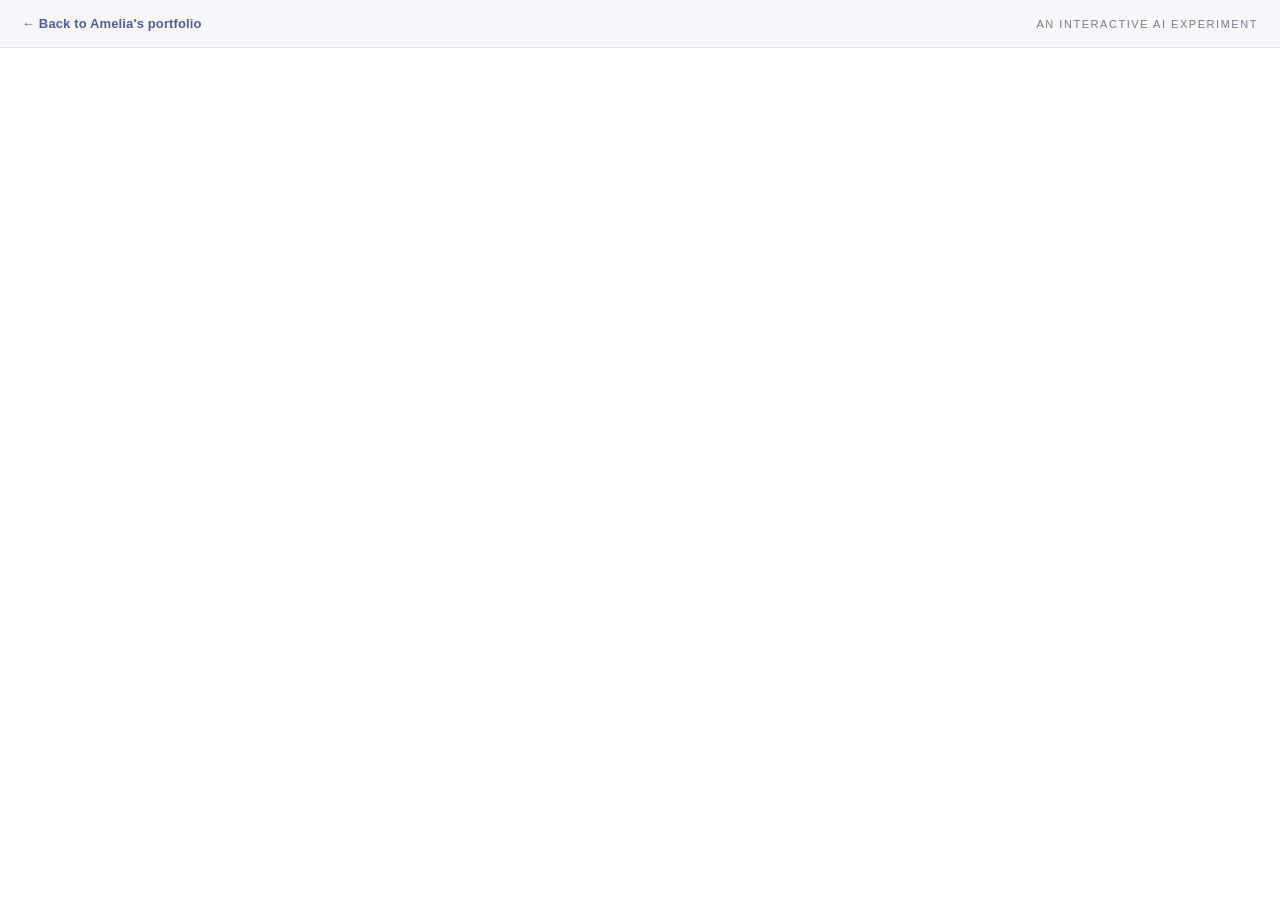
<file: ai-melia/index.html>
<!doctype html>
<html lang="en">
<head>
  <meta charset="UTF-8">
  <meta name="viewport" content="width=device-width, initial-scale=1">
  <meta name="theme-color" content="#f7f7fb">
  <meta name="description" content="Meet AI.melia, Amelia Zmuda's conversational AI counterpart.">
  <title>AI.melia — Amelia Zmuda</title>
  <style>
    * { box-sizing: border-box; }
    html, body { margin: 0; width: 100%; height: 100%; overflow: hidden; }
    body { background: #f7f7fb; color: #34364a; font-family: Arial, Helvetica, sans-serif; }
    .topbar { height: 48px; display: flex; align-items: center; justify-content: space-between; padding: 0 22px; background: #f7f7fb; border-bottom: 1px solid rgba(75,79,120,.12); }
    .back { color: #4f5f9e; text-decoration: none; font-size: 13px; font-weight: 600; letter-spacing: .01em; }
    .back:hover { text-decoration: underline; text-underline-offset: 4px; }
    .label { color: #777b91; font-size: 11px; letter-spacing: .14em; text-transform: uppercase; }
    main { height: calc(100dvh - 48px); min-height: 0; }
    iframe { display: block; width: 100%; height: 100%; border: 0; background: #fff; }
    @media (max-width: 560px) { .topbar { height: 42px; padding: 0 14px; } main { height: calc(100dvh - 42px); } .label { font-size: 9px; } }
  </style>
</head>
<body>
  <header class="topbar">
    <a class="back" href="/">← Back to Amelia's portfolio</a>
    <span class="label">An interactive AI experiment</span>
  </header>
  <main>
    <iframe
      src="https://chat-with-a-imelia-amelia-a0ee.vercel.app"
      title="AI.melia — Amelia's AI counterpart"
      allow="microphone; autoplay; clipboard-write"
      referrerpolicy="strict-origin-when-cross-origin"
    ></iframe>
  </main>
</body>
</html>
</file>
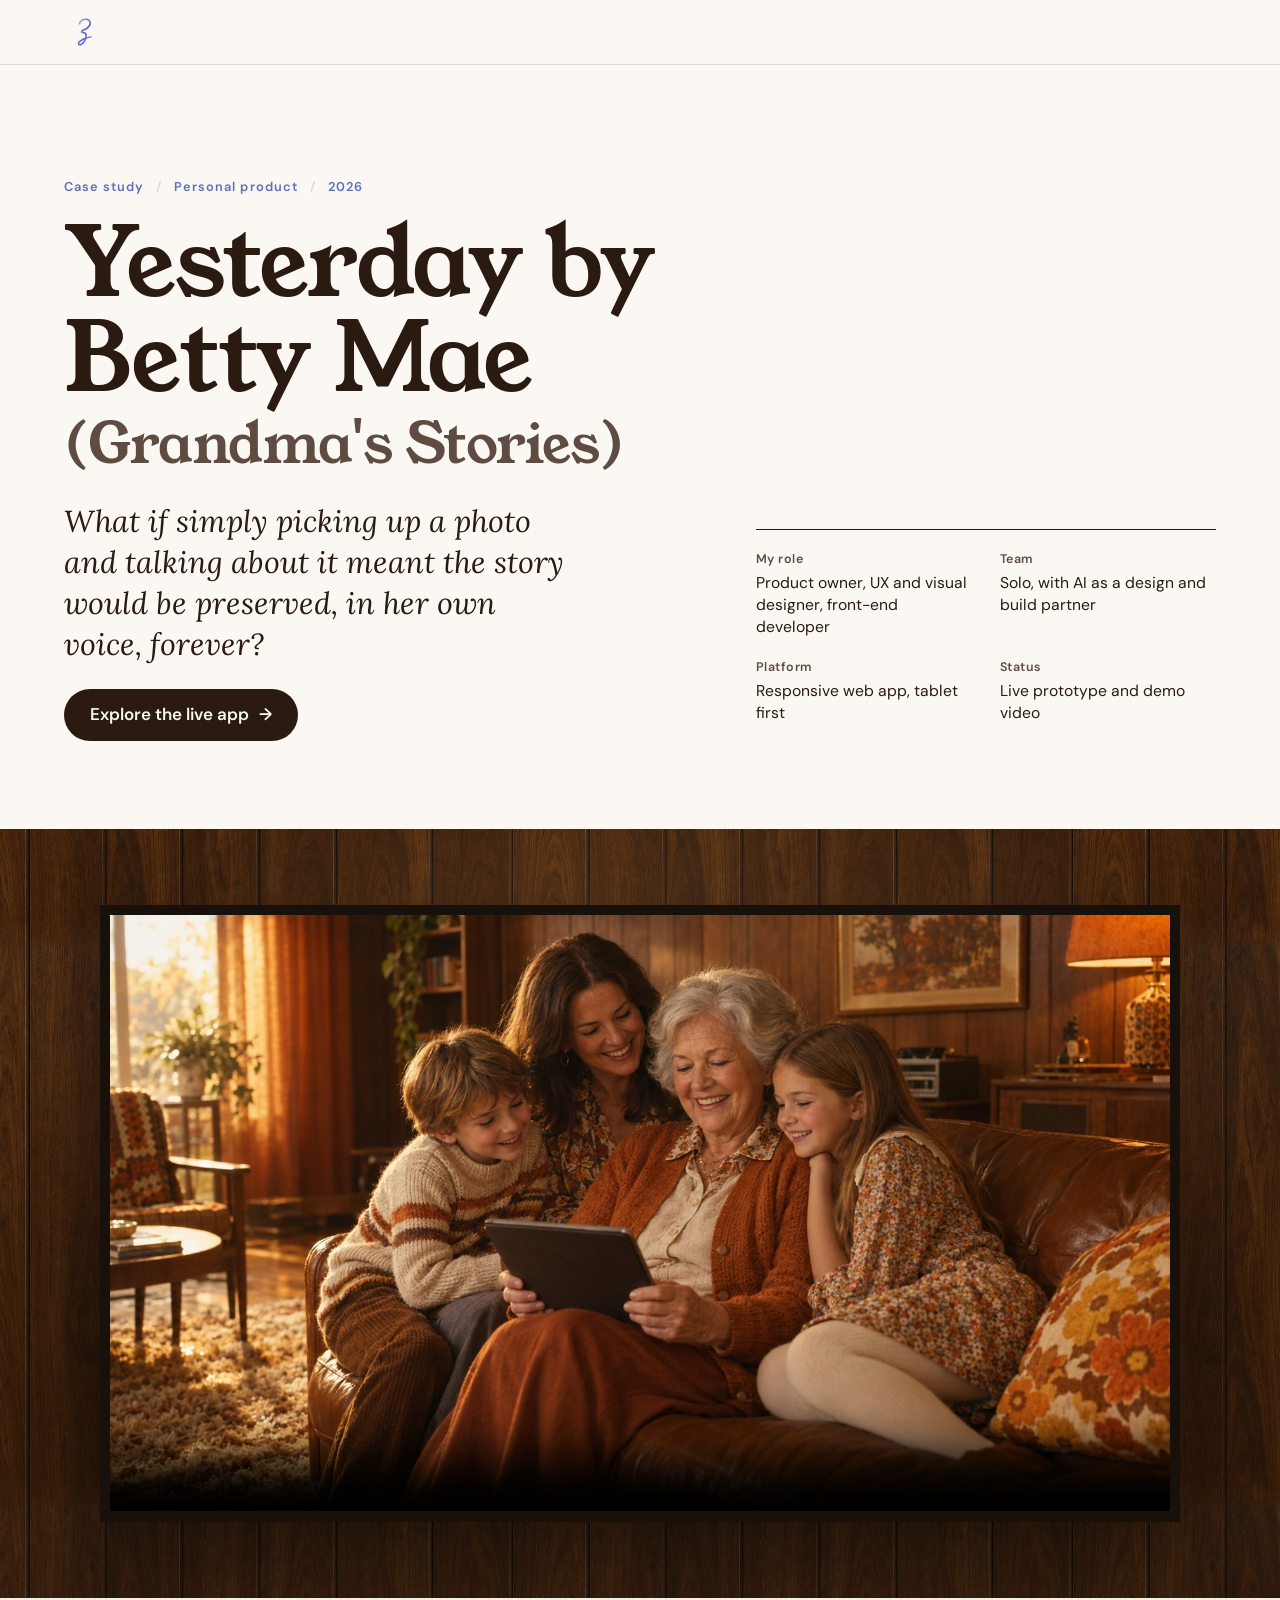
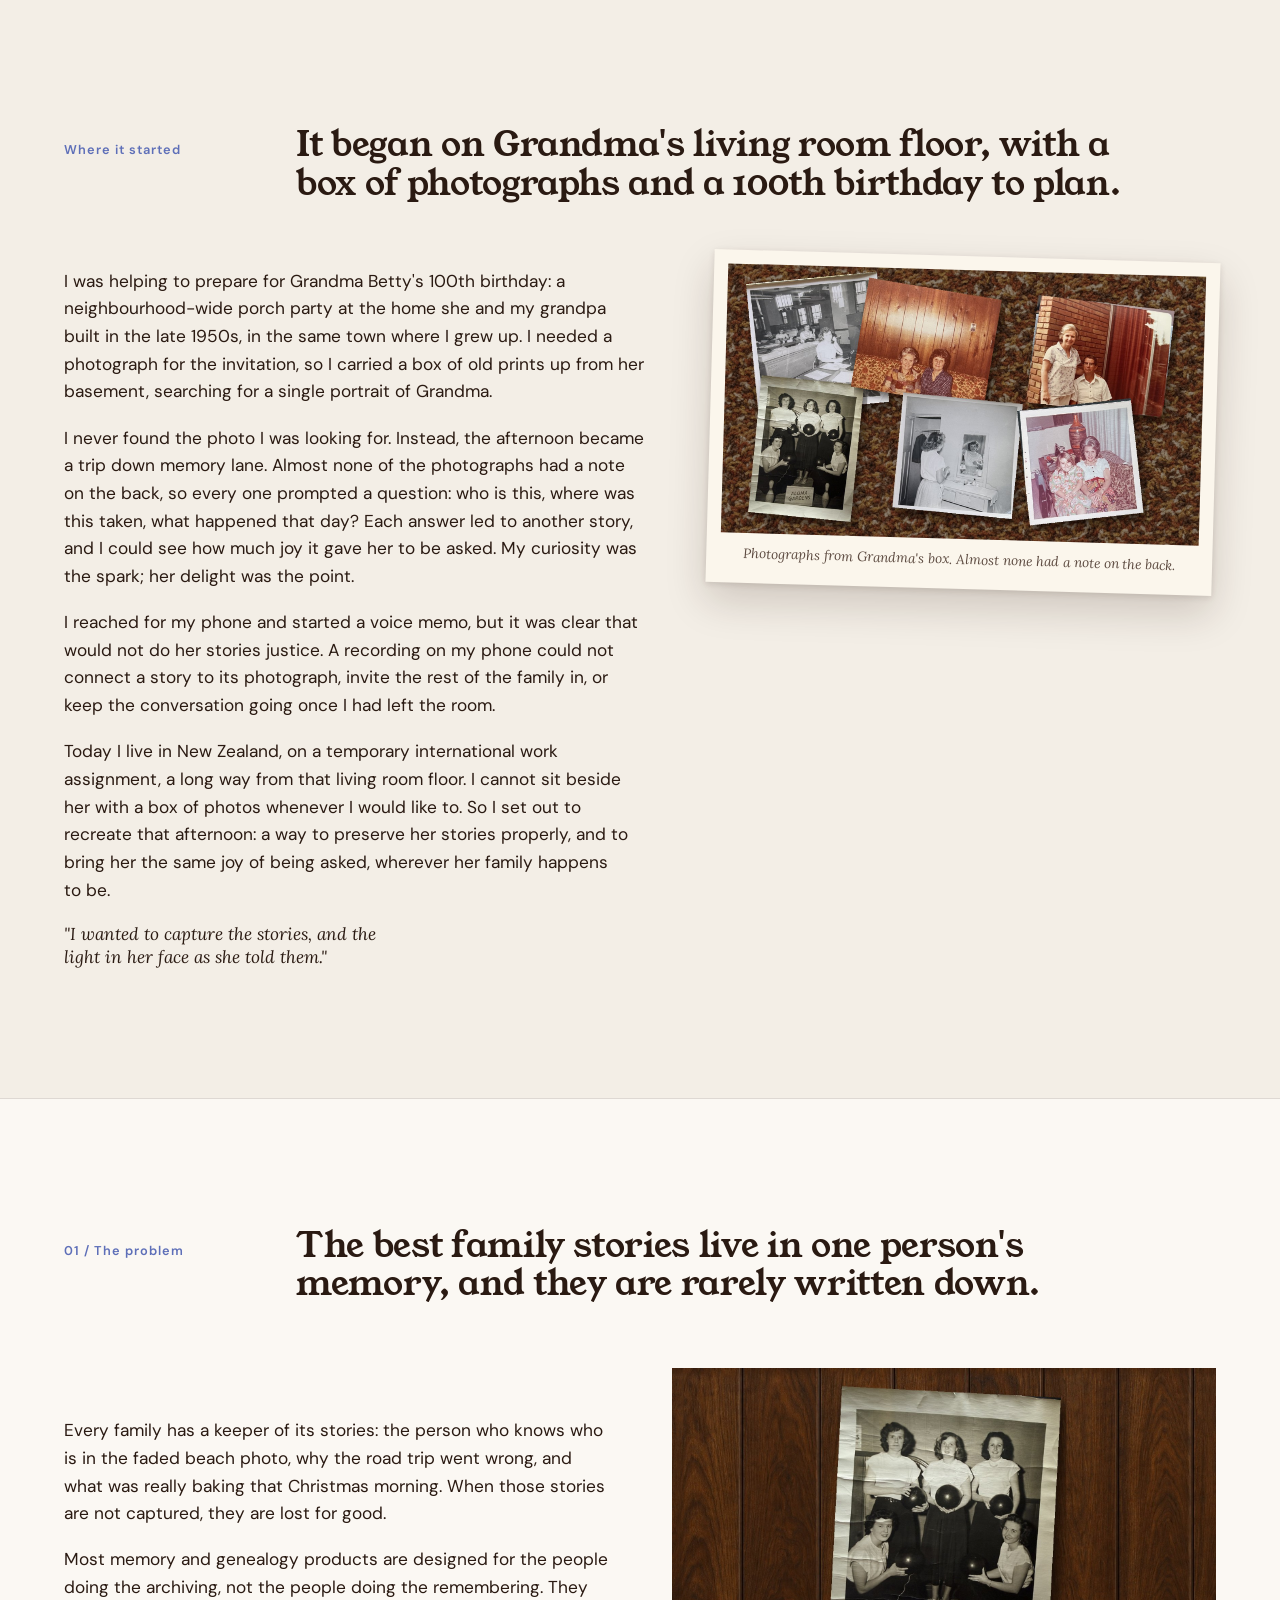
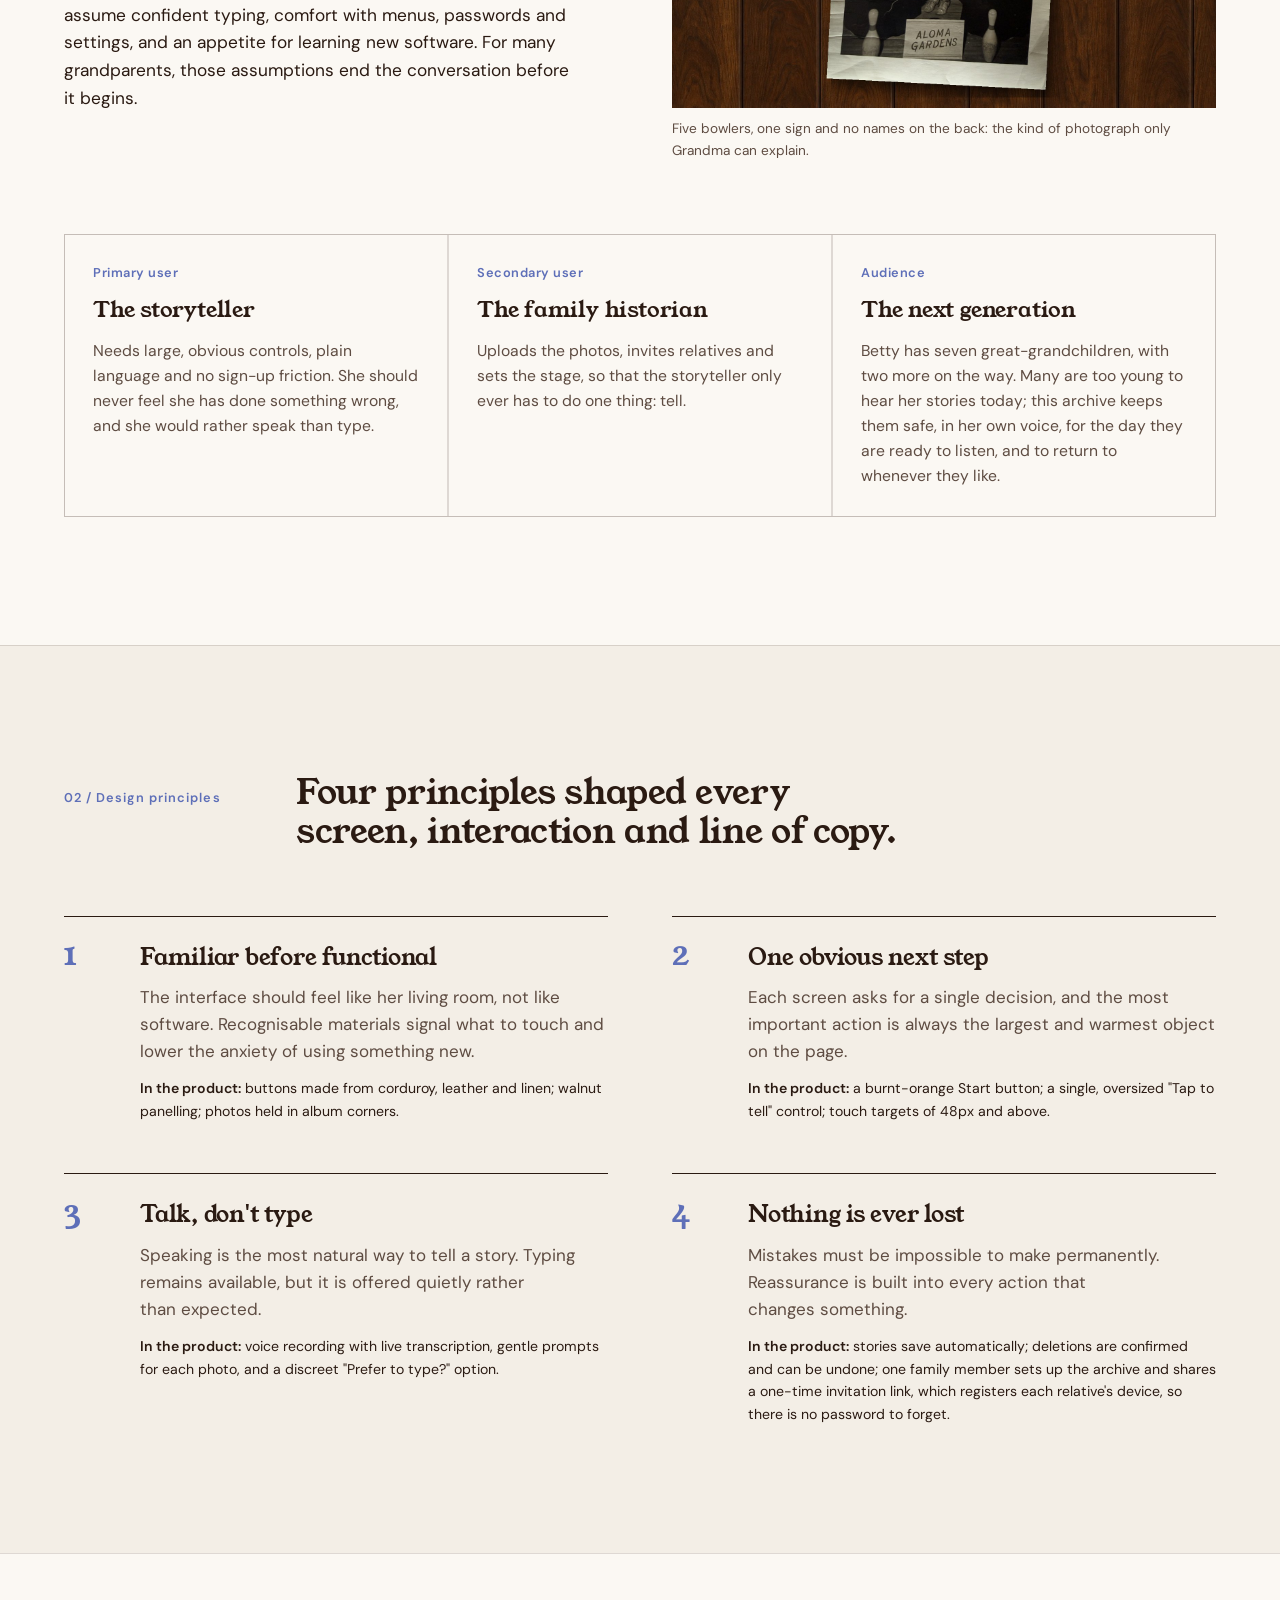
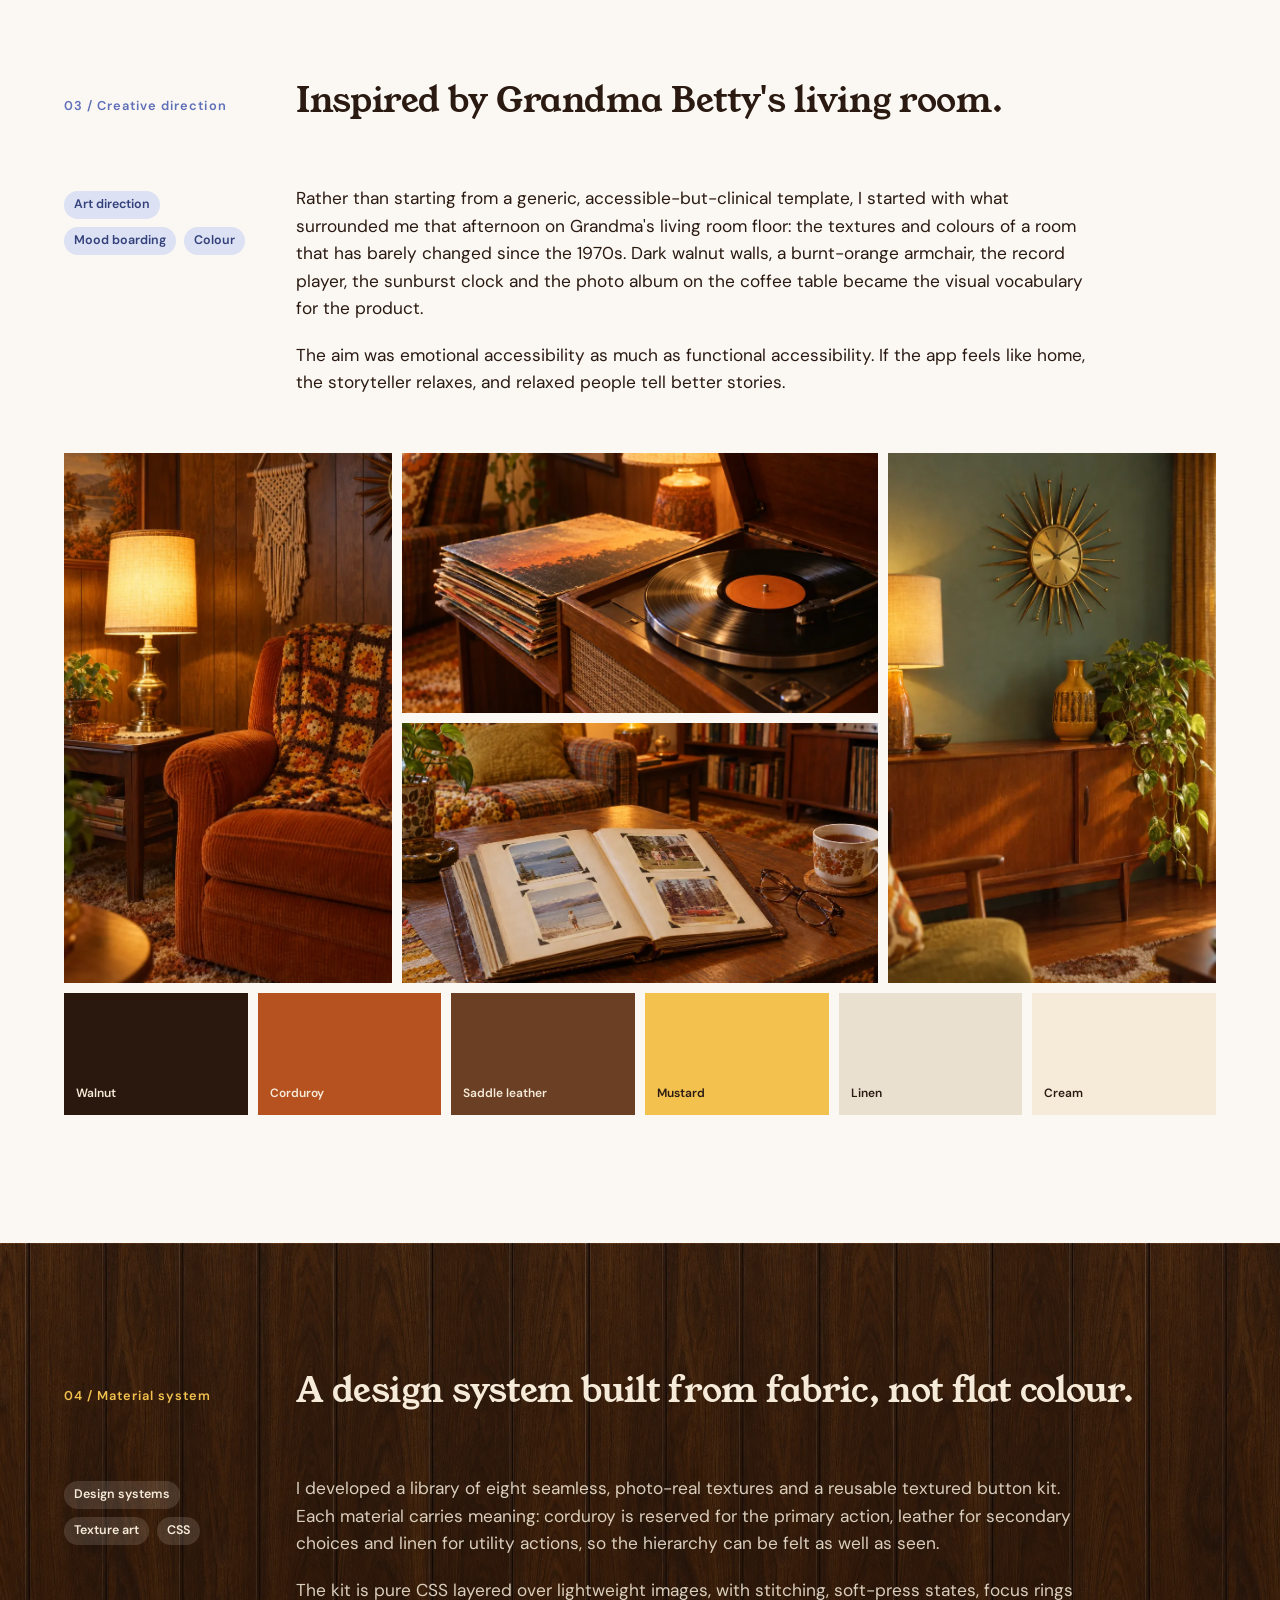
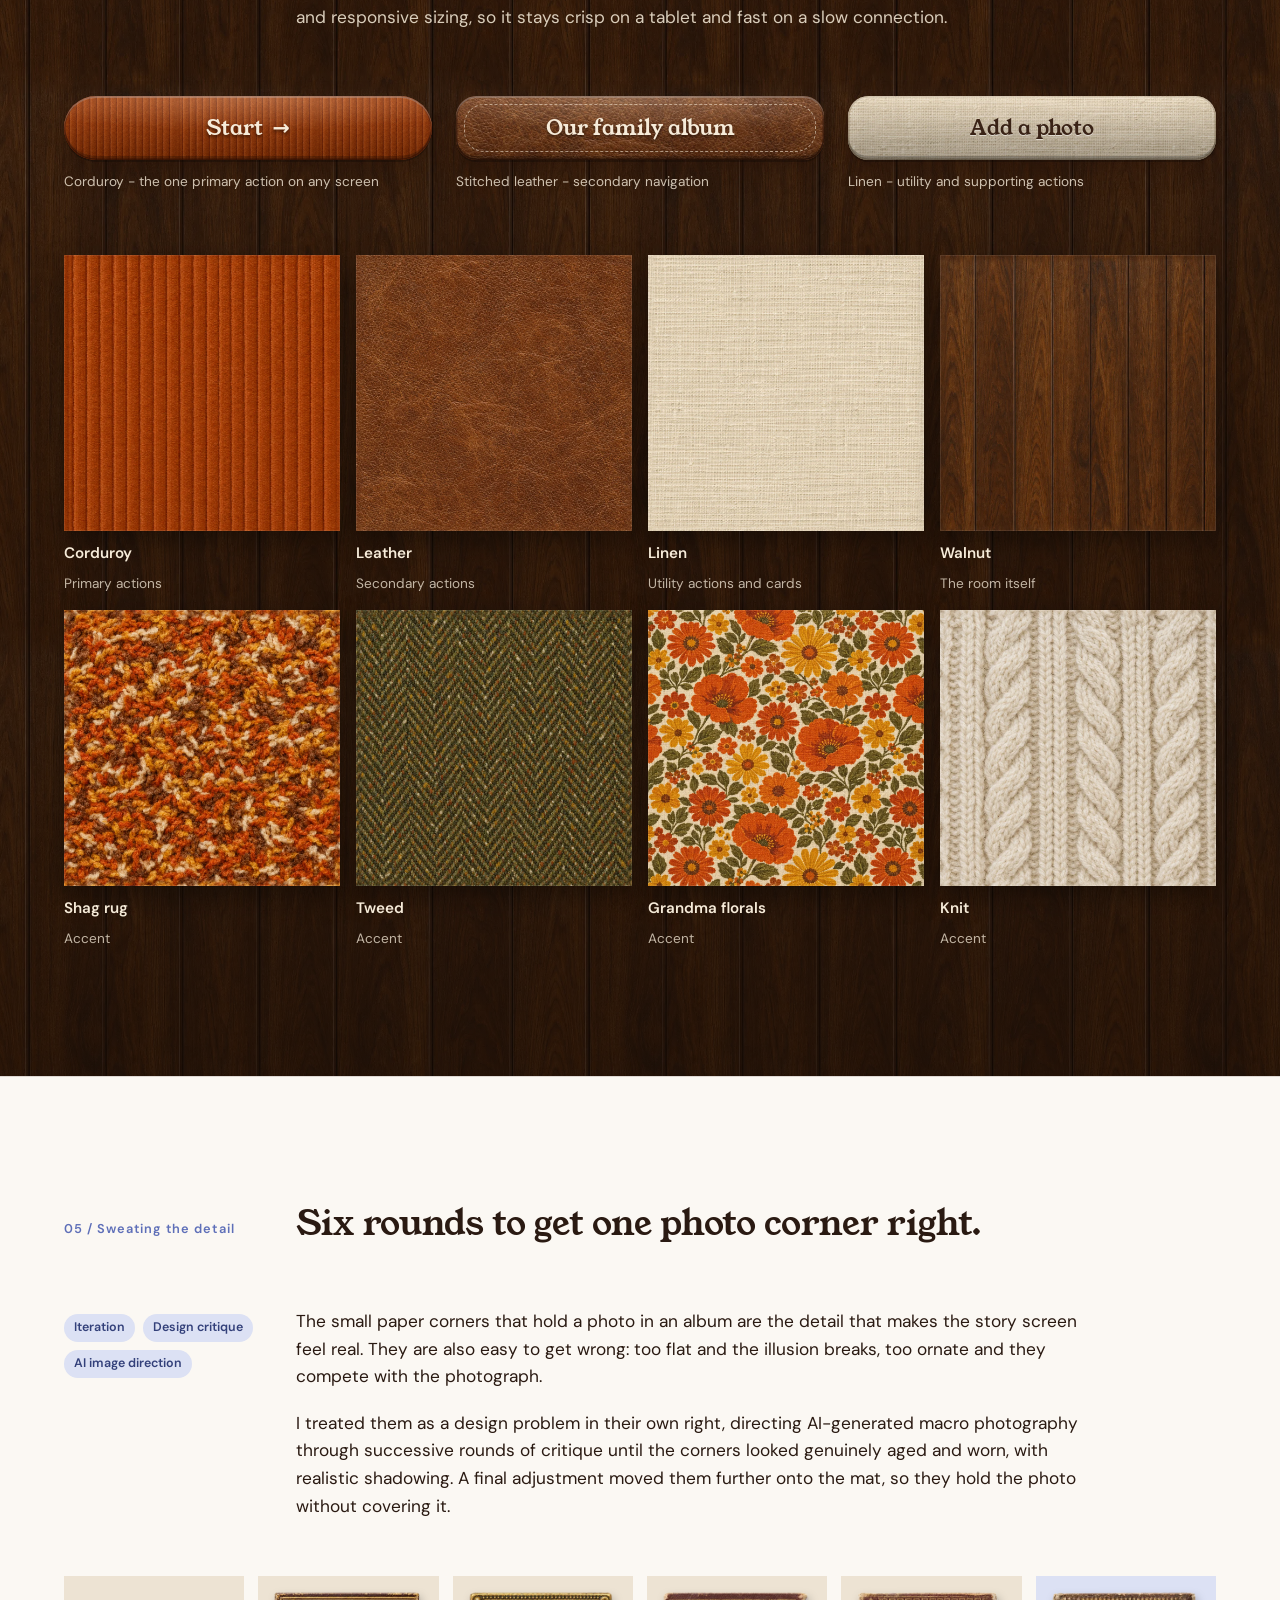
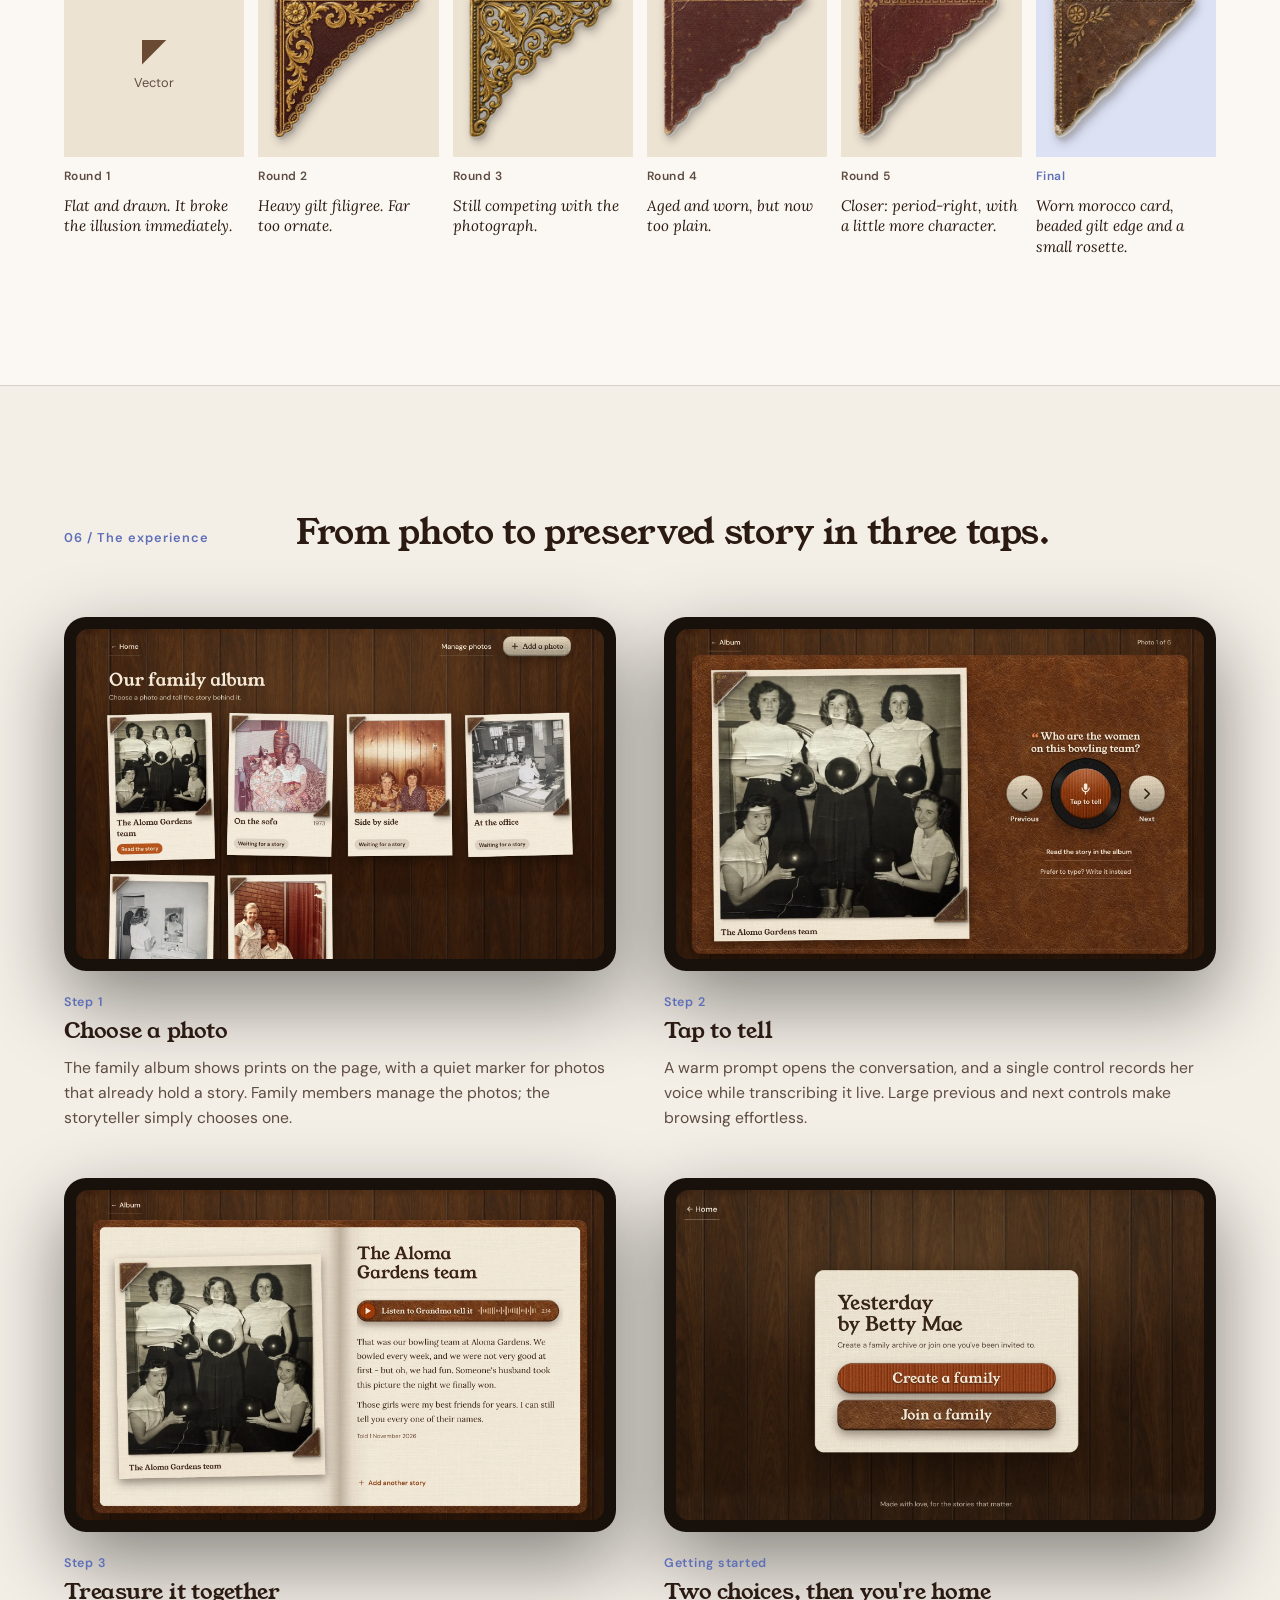
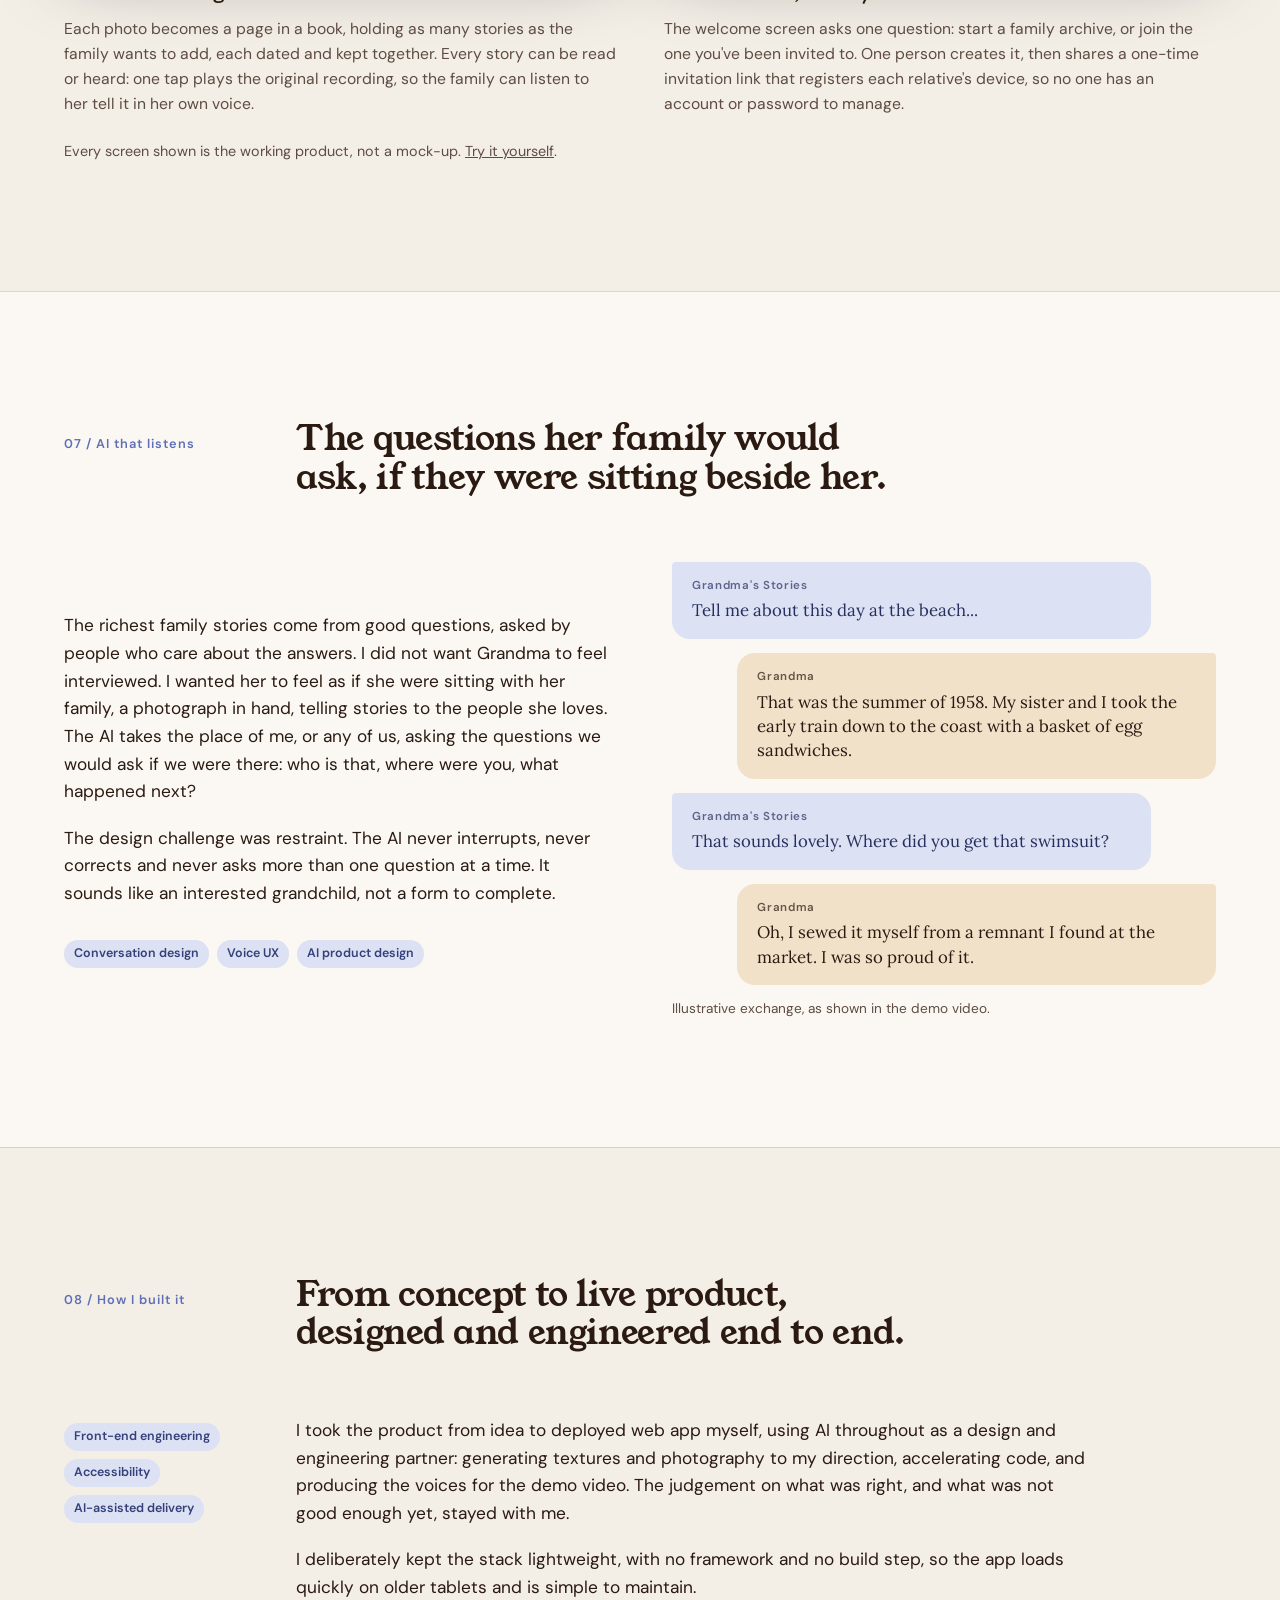
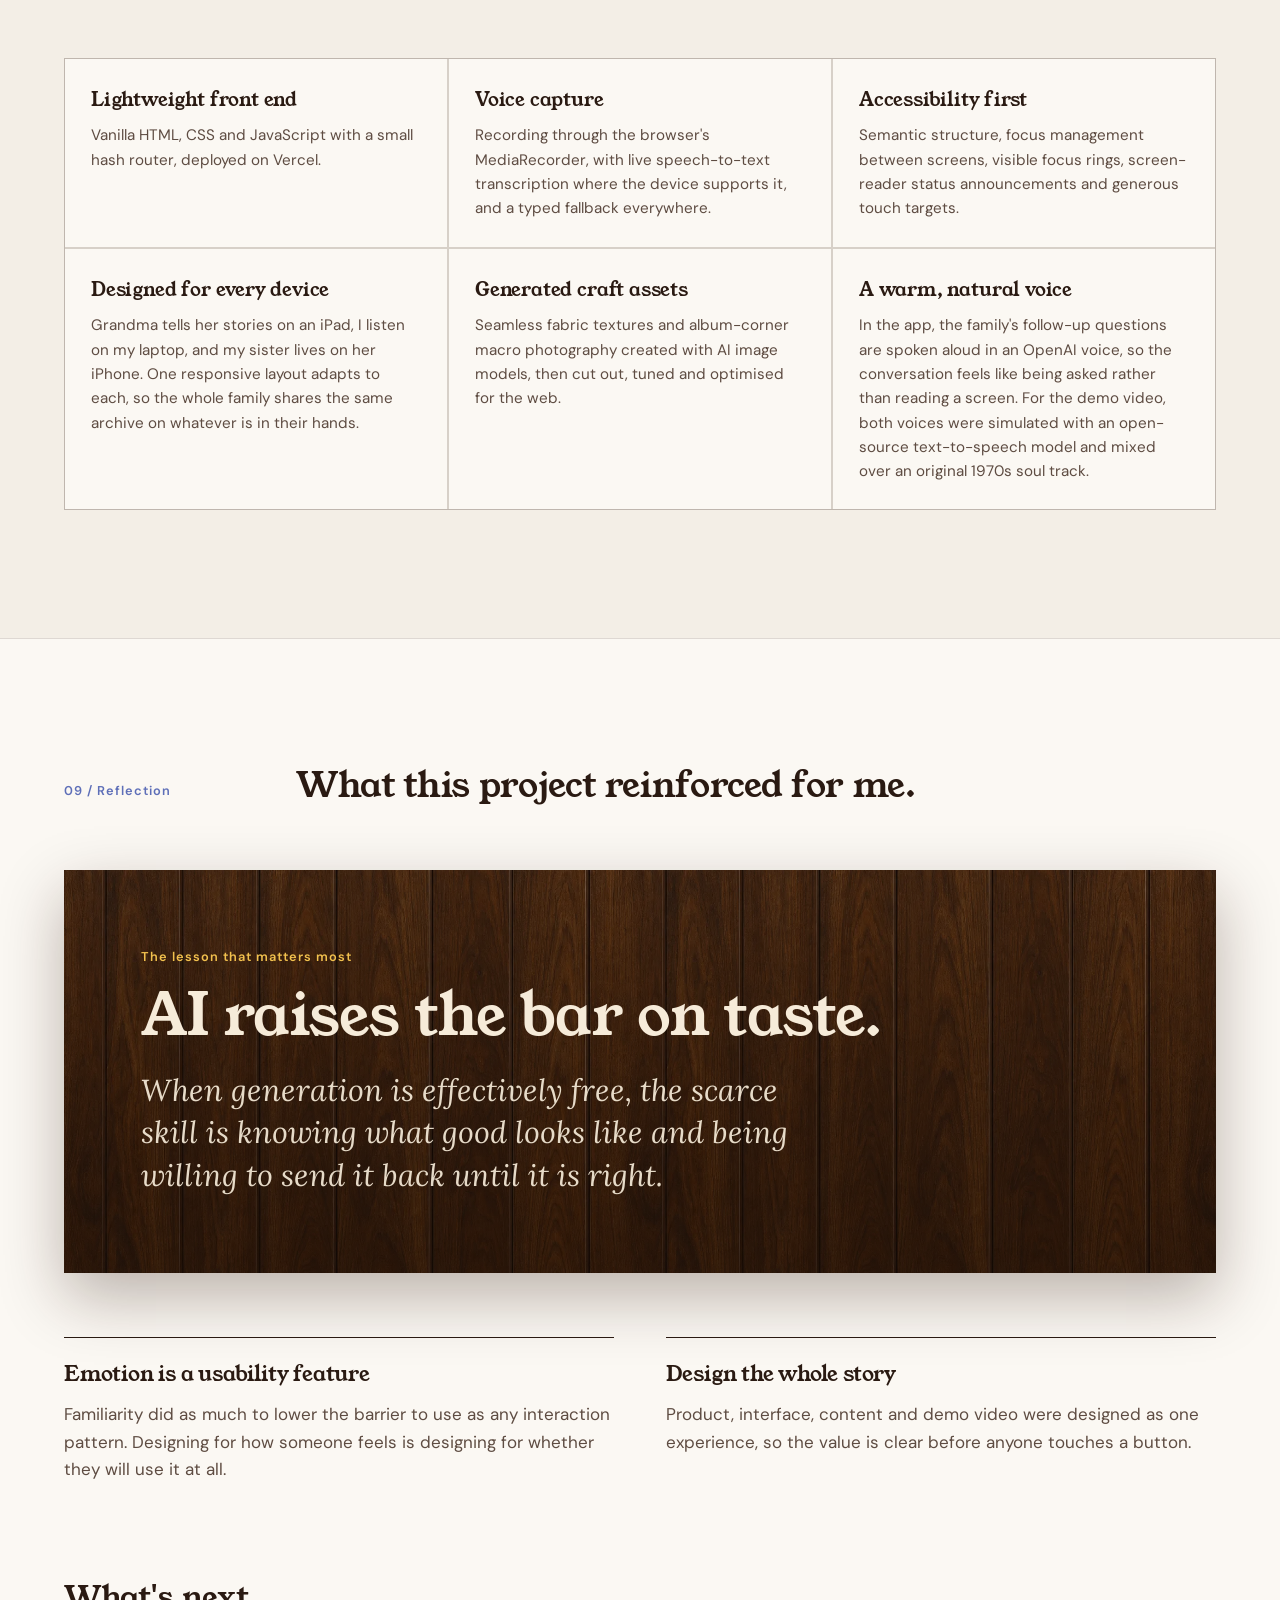
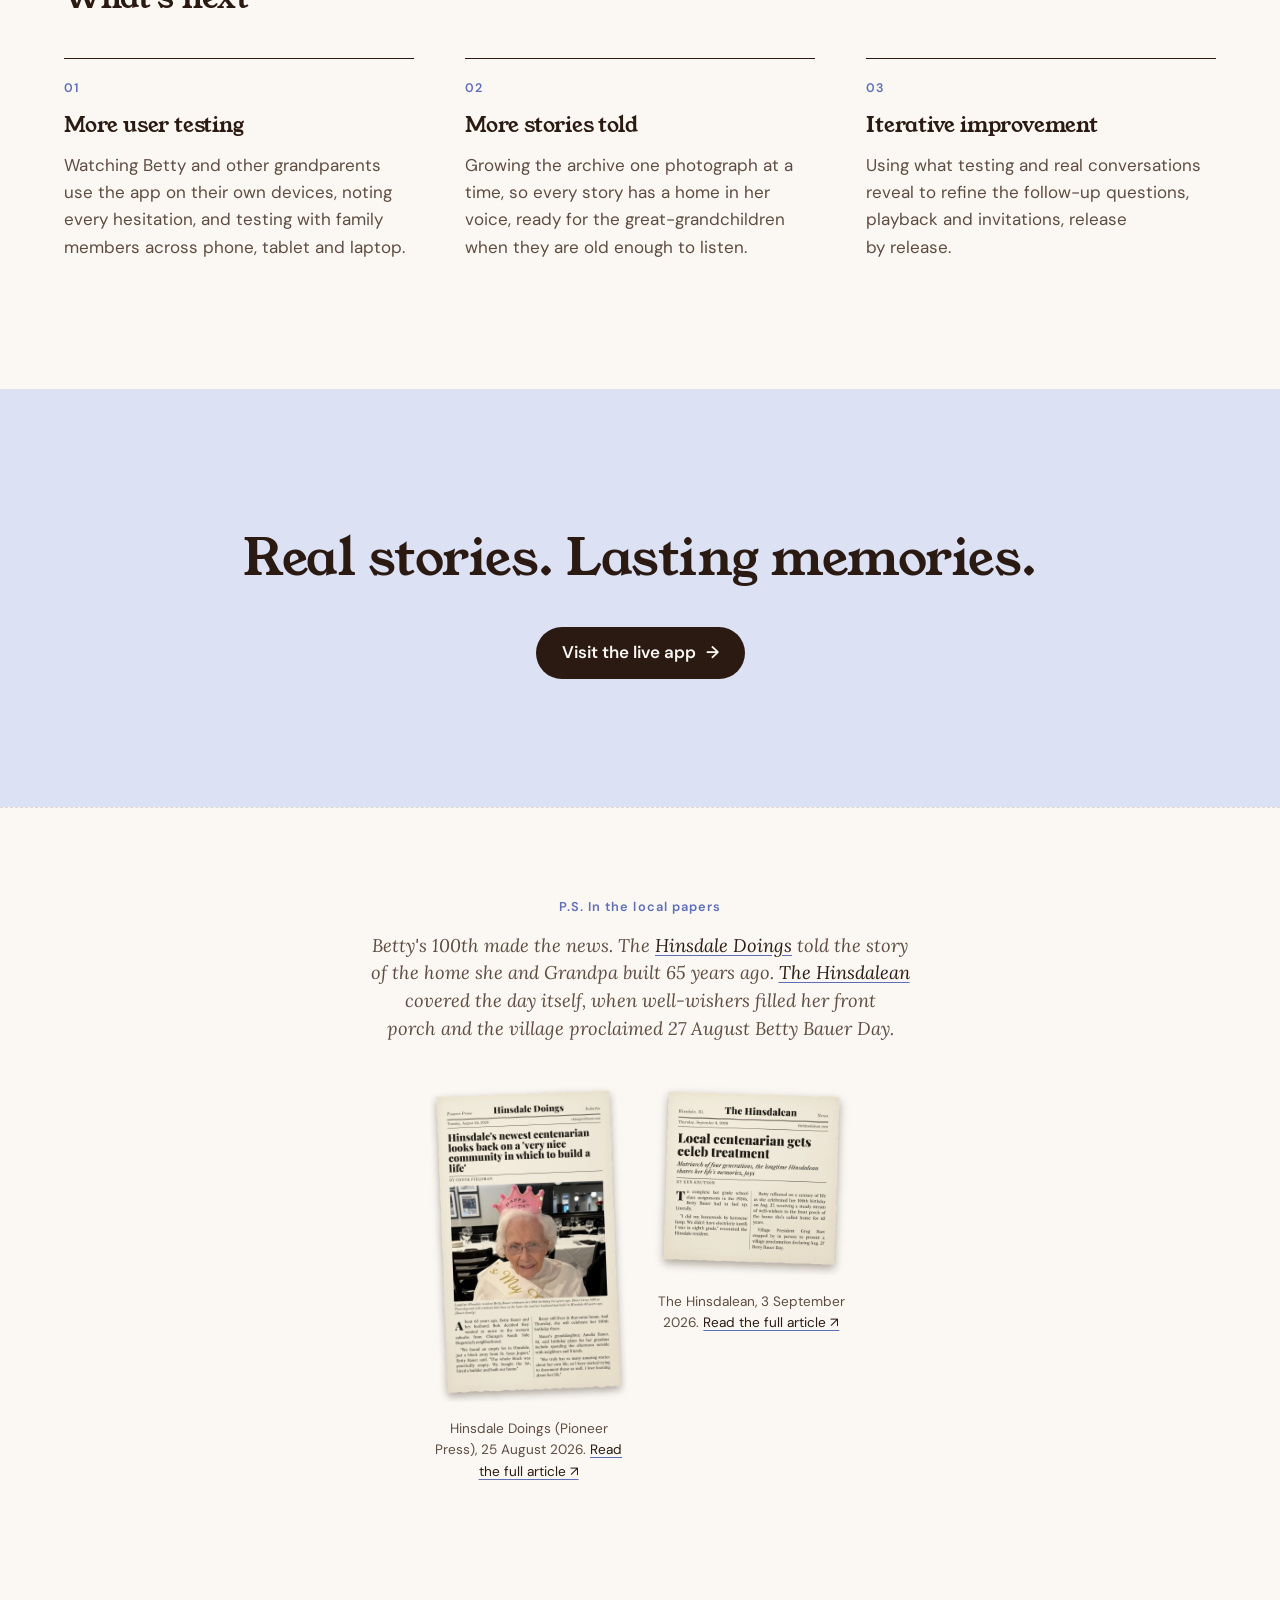
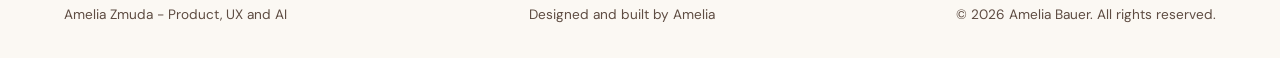
<file: grandmas-stories/index.html>
<!DOCTYPE html>
<html lang="en"><head>
<meta charset="utf-8">
<meta name="viewport" content="width=device-width, initial-scale=1">
<title>Yesterday by Betty Mae (Grandma's Stories) - Case study - Amelia Zmuda</title>
<link rel="preconnect" href="https://fonts.googleapis.com">
<link rel="preconnect" href="https://fonts.gstatic.com" crossorigin="">
<link href="https://fonts.googleapis.com/css2?family=Young+Serif&amp;family=Lora:ital,wght@0,400;0,500;1,400&amp;family=DM+Sans:opsz,wght@9..40,400;9..40,500;9..40,600;9..40,700&amp;family=Pinyon+Script&amp;display=swap" rel="stylesheet">
<style>/* =========================================================
   Grandma's Stories - textured button kit
   Drop this file + the /textures folder into your app.
   Usage: <a class="tx-btn tx-corduroy" href="#">Start <span class="tx-arrow">-></span></a>
   ========================================================= */

:root {
  --tx-cream: #F6EBD9;
  --tx-espresso: #3A2316;
  --tx-radius-pill: 999px;
  --tx-radius-soft: clamp(14px, 1.6vw, 22px);
}

/* ---------- Base button (shape, depth, responsive sizing) ---------- */
.tx-btn {
  --tex: none;            /* texture image, set by variant */
  --tex-size: 220px;      /* physical size of one tile - keeps ribs/weave the same scale on every screen */
  --tex-repeat: repeat;
  --tint: transparent;    /* optional colour wash over the texture */
  --ink: var(--tx-cream); /* label colour */
  --ink-shadow: 0 2px 3px rgba(0, 0, 0, .45);
  --edge: rgba(40, 18, 6, .55);

  position: relative;
  isolation: isolate;
  display: inline-flex;
  align-items: center;
  justify-content: center;
  gap: .45em;
  box-sizing: border-box;
  min-height: clamp(56px, 4.5vw + 36px, 96px);
  min-width: 0;
  padding: .4em clamp(1.25em, 3vw, 2em);
  border: 0;
  border-radius: var(--tx-radius-pill);
  overflow: hidden;
  cursor: pointer;
  text-decoration: none;
  text-align: center;
  text-wrap: balance;
  font-family: "Young Serif", "Cooper Black", Georgia, serif;
  font-size: clamp(1.15rem, 1.4vw + .8rem, 2rem);
  line-height: 1.1;
  color: var(--ink);
  text-shadow: var(--ink-shadow);
  background:
    linear-gradient(var(--tint), var(--tint)),
    var(--tex) center / var(--tex-size) var(--tex-repeat);
  box-shadow:
    inset 0 2px 0 rgba(255, 255, 255, .22),   /* top highlight */
    inset 0 -4px 0 rgba(0, 0, 0, .22),        /* bottom inner edge */
    inset 0 0 0 1.5px var(--edge),            /* seam outline */
    0 2px 0 rgba(0, 0, 0, .25),
    0 10px 22px rgba(40, 18, 6, .45);         /* drop shadow */
  transition: transform .18s ease, box-shadow .18s ease, filter .18s ease;
  -webkit-tap-highlight-color: transparent;
}

/* cushion shading - light from above, rolls off at the bottom */
.tx-btn::before {
  content: "";
  position: absolute;
  inset: 0;
  z-index: -1;
  border-radius: inherit;
  background:
    radial-gradient(120% 90% at 50% 0%, rgba(255, 240, 220, .22), transparent 60%),
    linear-gradient(to bottom, rgba(255, 255, 255, .06), rgba(0, 0, 0, .28));
  pointer-events: none;
}

/* optional stitched seam - add class tx-stitched */
.tx-stitched::after {
  content: "";
  position: absolute;
  inset: clamp(5px, .6vw, 8px);
  border: 1.5px dashed rgba(246, 235, 217, .55);
  border-radius: inherit;
  pointer-events: none;
}

.tx-btn:hover { transform: translateY(-2px); filter: brightness(1.06) saturate(1.05); }
.tx-btn:active {
  transform: translateY(1px);
  filter: brightness(.96);
  box-shadow:
    inset 0 3px 6px rgba(0, 0, 0, .3),
    inset 0 0 0 1.5px var(--edge),
    0 3px 8px rgba(40, 18, 6, .4);
}
.tx-btn:focus-visible { outline: 3px solid #F2C14E; outline-offset: 4px; }

.tx-soft { border-radius: var(--tx-radius-soft); }
.tx-arrow { font-family: system-ui, sans-serif; font-weight: 600; transition: transform .18s ease; }
.tx-btn:hover .tx-arrow { transform: translateX(4px); }
.tx-icon { width: 1.3em; height: 1.3em; flex: none; }

/* ---------- Texture variants ----------
   image-set serves the 512px tile to standard screens and the 1024px tile to retina. */
.tx-corduroy {
  --tex: image-set(url("/grandmas-stories/assets/corduroy-512.webp") 1x, url("/grandmas-stories/assets/corduroy.webp") 2x);
  --tex-size: 140px;
  --edge: rgba(90, 30, 8, .7);
}
.tx-shag {
  --tex: image-set(url("/grandmas-stories/assets/shag-512.webp") 1x, url("/grandmas-stories/assets/shag.webp") 2x);
  --tex-size: 260px;
  --tint: rgba(60, 25, 8, .28);
  --ink-shadow: 0 2px 4px rgba(0, 0, 0, .75);
}
.tx-walnut {
  --tex: image-set(url("/grandmas-stories/assets/walnut-512.webp") 1x, url("/grandmas-stories/assets/walnut.webp") 2x);
  --tex-size: 520px;
  --tex-repeat: repeat-x;
  --edge: rgba(20, 8, 2, .75);
}
.tx-tweed {
  --tex: image-set(url("/grandmas-stories/assets/tweed-512.webp") 1x, url("/grandmas-stories/assets/tweed.webp") 2x);
  --tex-size: 240px;
  --tint: rgba(30, 30, 10, .12);
  --ink-shadow: 0 2px 3px rgba(0, 0, 0, .7);
}
.tx-floral {
  --tex: image-set(url("/grandmas-stories/assets/floral-512.webp") 1x, url("/grandmas-stories/assets/floral.webp") 2x);
  --tex-size: cover;
  --tex-repeat: no-repeat;
  --tint: rgba(246, 235, 217, .35);
  --ink: var(--tx-espresso);
  --ink-shadow: 0 1px 0 rgba(255, 248, 235, .9), 0 0 12px rgba(255, 248, 235, .9);
  --edge: rgba(120, 60, 20, .5);
}
.tx-leather {
  --tex: image-set(url("/grandmas-stories/assets/leather-512.webp") 1x, url("/grandmas-stories/assets/leather.webp") 2x);
  --tex-size: 360px;
  --edge: rgba(60, 25, 8, .75);
}
.tx-knit {
  --tex: image-set(url("/grandmas-stories/assets/knit-512.webp") 1x, url("/grandmas-stories/assets/knit.webp") 2x);
  --tex-size: 240px;
  --ink: var(--tx-espresso);
  --ink-shadow: 0 1px 0 rgba(255, 255, 255, .6);
  --edge: rgba(120, 95, 60, .45);
}
.tx-linen {
  --tex: image-set(url("/grandmas-stories/assets/linen-512.webp") 1x, url("/grandmas-stories/assets/linen.webp") 2x);
  --tex-size: 320px;
  --ink: var(--tx-espresso);
  --ink-shadow: 0 1px 0 rgba(255, 255, 255, .55);
  --edge: rgba(120, 95, 60, .4);
}

/* ---------- Respect user preferences ---------- */
@media (prefers-reduced-motion: reduce) {
  .tx-btn, .tx-arrow { transition: none; }
  .tx-btn:hover { transform: none; }
}</style>
<style>/* Amelia Z portfolio - Grandma's Stories case study */
:root {
  --paper: #FBF8F3;
  --paper-2: #F3EEE6;
  --ink: #2A1A12;
  --ink-soft: #5E4C42;
  --rule: rgba(42, 26, 18, .14);
  --hydrangea: #5E6FB8;
  --hydrangea-soft: #DCE1F4;
  --lilac: #B59BD3;
  --walnut: #2A170D;
  --cream: #F6EBD9;
  --rust: #B5521F;
  --display: "Young Serif", Georgia, serif;
  --serif: "Lora", Georgia, serif;
  --sans: "DM Sans", system-ui, sans-serif;
  --wrap: min(1180px, calc(100vw - 2 * clamp(20px, 5vw, 64px)));
}
*, *::before, *::after { box-sizing: border-box; }
html { scroll-behavior: smooth; }
body { margin: 0; background: var(--paper); color: var(--ink); font-family: var(--sans); font-size: 17px; line-height: 1.6; -webkit-font-smoothing: antialiased; }
img { display: block; max-width: 100%; }
h1, h2, h3 { font-family: var(--display); font-weight: 400; margin: 0; text-wrap: balance; letter-spacing: -.01em; }
p { margin: 0; text-wrap: pretty; }
a { color: inherit; }
.wrap { width: var(--wrap); margin-inline: auto; }

/* ---------- Portfolio nav ---------- */
.site-nav .wrap { justify-content: flex-start; }
.site-nav .monogram { width: 40px; height: 40px; display: grid; place-items: center; border-radius: 50%; background: var(--pale); transition: transform .5s ease; text-decoration: none; }
.site-nav .monogram:hover { transform: rotate(-12deg) scale(1.06); }
.site-nav .monogram svg { width: 15px; height: 28px; overflow: visible; fill: none; stroke: url(#hy); stroke-width: 9; stroke-linecap: round; stroke-linejoin: round; }
.case-subtitle { display: block; margin-top: .12em; font-size: .58em; line-height: 1.15; font-weight: 400; color: var(--ink-soft); }
.live-product-top { margin-top: 24px; }
@media (max-width: 600px) { .case-subtitle { font-size: .52em; } }
.site-nav { position: sticky; top: 0; z-index: 20; background: rgba(251, 248, 243, .9); backdrop-filter: blur(10px); border-bottom: 1px solid var(--rule); }
.site-nav .wrap { display: flex; align-items: center; justify-content: space-between; gap: 24px; min-height: 64px; }
.wordmark { display: flex; align-items: baseline; gap: 2px; text-decoration: none; font-family: var(--display); font-size: 1.35rem; }
.wordmark .z { font-family: "Pinyon Script", cursive; font-size: 2rem; line-height: 0; color: var(--hydrangea); transform: translateY(4px); }
.site-nav nav { display: flex; gap: 28px; font-size: .95rem; }
.site-nav nav a { text-decoration: none; color: var(--ink-soft); }
.site-nav nav a[aria-current] { color: var(--ink); border-bottom: 1.5px solid var(--hydrangea); }

/* ---------- Hero ---------- */
.hero { padding: clamp(56px, 9vw, 112px) 0 0; }
.eyebrow { font-size: .8rem; font-weight: 600; letter-spacing: .08em; color: var(--hydrangea); display: flex; gap: 12px; flex-wrap: wrap; }
.eyebrow span + span::before { content: "/"; margin-right: 12px; color: var(--rule); }
.hero h1 { font-size: clamp(3rem, 7.5vw, 6.4rem); line-height: .98; margin: 20px 0 24px; }
.hero .lede { font-family: var(--serif); font-style: italic; font-size: clamp(1.35rem, 1.5vw + .9rem, 1.9rem); line-height: 1.35; max-width: 30ch; color: var(--ink); }
.hero-top { display: grid; grid-template-columns: minmax(0, 1.4fr) minmax(0, 1fr); gap: 48px; align-items: end; }
.facts { display: grid; grid-template-columns: 1fr 1fr; gap: 20px 28px; border-top: 1px solid var(--ink); padding-top: 20px; }
.facts dt { font-size: .78rem; font-weight: 600; color: var(--ink-soft); letter-spacing: .04em; }
.facts dd { margin: 2px 0 0; font-size: .98rem; line-height: 1.4; }
.hero-stage { margin-top: clamp(48px, 7vw, 88px); background: var(--walnut) url("/grandmas-stories/assets/walnut.webp") center / 560px; position: relative; padding: clamp(28px, 6vw, 80px) clamp(20px, 6vw, 96px) 0; overflow: hidden; }
.hero-stage::before { content: ""; position: absolute; inset: 0; background: radial-gradient(70% 60% at 50% 30%, rgba(255, 190, 120, .2), transparent 70%), linear-gradient(rgba(20, 10, 4, .25), rgba(20, 10, 4, .55)); }
.hero-stage .device { position: relative; max-width: 980px; margin: 0 auto; }
.hero-stage { padding-bottom: clamp(28px, 6vw, 80px); }
.hero-video { position: relative; max-width: 1080px; margin: 0 auto; background: #17100B; padding: 10px; box-shadow: 0 30px 80px rgba(0, 0, 0, .45); }
.hero-video video { display: block; width: 100%; height: auto; aspect-ratio: 16 / 9; object-fit: cover; background: #17100B; }

/* ---------- Device frames with live app ---------- */
.device { background: #17100B; padding: 12px 12px 0; border-radius: 22px 22px 0 0; box-shadow: 0 30px 80px rgba(0, 0, 0, .45); }
.device.whole { border-radius: 22px; padding: 12px; }
.screen-frame { position: relative; width: 100%; aspect-ratio: 16 / 10; overflow: hidden; border-radius: 12px 12px 0 0; background: var(--walnut); }
.device.whole .screen-frame { border-radius: 12px; }
.screen-frame img { width: 100%; height: 100%; object-fit: cover; }

/* ---------- Sections ---------- */
section.chapter { padding: clamp(72px, 10vw, 136px) 0; }
section.chapter + section.chapter { border-top: 1px solid var(--rule); }
section.tint { background: var(--paper-2); }
.chapter-head { display: grid; grid-template-columns: 200px minmax(0, 1fr); gap: 32px; margin-bottom: clamp(36px, 5vw, 64px); }
.chapter-num { font-size: .8rem; font-weight: 600; letter-spacing: .08em; color: var(--hydrangea); padding-top: 14px; }
.chapter-head h2 { font-size: clamp(1.6rem, 2.7vw, 2.4rem); line-height: 1.12; max-width: none; }
.prose { display: grid; grid-template-columns: 200px minmax(0, 1fr); gap: 32px; }
.prose > .body { max-width: 66ch; display: grid; gap: 1.1em; }
.prose > .body p { font-size: 1.08rem; }
.pull { font-family: var(--serif); font-style: italic; font-size: clamp(1.4rem, 2vw + .6rem, 2.1rem); line-height: 1.35; color: var(--ink); max-width: 34ch; }
.skills { display: flex; flex-wrap: wrap; gap: 8px; align-content: start; padding-top: 6px; }
.skill { font-size: .78rem; font-weight: 600; padding: 4px 10px; border-radius: 999px; background: var(--hydrangea-soft); color: #33407A; white-space: nowrap; }

/* Problem split */
.split { display: grid; grid-template-columns: minmax(0, 1fr) minmax(0, 1fr); gap: clamp(32px, 5vw, 72px); align-items: center; }
.split figure { margin: 0; }
.body a { text-decoration: underline; text-decoration-color: var(--hydrangea); text-underline-offset: 3px; }
.press-intro { margin-top: clamp(64px, 8vw, 112px); text-align: center; display: grid; gap: 14px; justify-items: center; }
.press-intro .chapter-num { padding-top: 0; }
.bonus-press { padding: clamp(56px, 7vw, 96px) 0; background: var(--paper); border-top: 1px dashed var(--rule); }
.bonus-press .press-intro { margin-top: 0; }
.bonus-press .press-sub { font-size: clamp(1rem, .5vw + .85rem, 1.15rem); max-width: 52ch; }
.press-sub { font-family: var(--serif); font-style: italic; font-size: clamp(1.1rem, .8vw + .85rem, 1.4rem); line-height: 1.5; max-width: 60ch; color: var(--ink-soft); text-wrap: balance; }
.press-sub a { text-decoration: underline; text-decoration-color: var(--hydrangea); text-underline-offset: 3px; color: var(--ink); }
.press { display: grid; grid-template-columns: repeat(2, minmax(0, 1fr)); gap: clamp(16px, 2vw, 28px); margin: clamp(24px, 3vw, 40px) auto 0; max-width: 420px; align-items: start; }
.press .cap { font-size: .8em; }
.clipping { display: grid; gap: 6px; text-decoration: none; transition: transform .25s ease; }
.clipping:hover { transform: translateY(-4px) rotate(-.4deg); }
.clipping img { width: 100%; height: auto; }
.clipping { cursor: pointer; }
.clipping .cap { text-align: center; }
.clipping .cap u { text-decoration-color: var(--hydrangea); text-underline-offset: 3px; color: var(--ink); }
@media (max-width: 900px) { .press { max-width: 360px; } }
.statement { margin: clamp(56px, 8vw, 112px) 0; padding: clamp(28px, 4vw, 48px) 0; border-top: 1px solid rgba(42, 23, 13, .18); border-bottom: 1px solid rgba(42, 23, 13, .18); }
.statement p { font-family: var(--serif); font-style: italic; font-size: clamp(1.8rem, 3.6vw, 3.4rem); line-height: 1.22; color: var(--ink); max-width: 28ch; margin: 0 auto; text-align: center; text-wrap: balance; }
.split figure img { width: 100%; aspect-ratio: 16 / 10; object-fit: cover; }
.problem-feature { grid-template-columns: minmax(0, 1.15fr) minmax(0, 1fr); align-items: start; }
.problem-feature figure { background: #FBF6EC; padding: 14px 14px 18px; box-shadow: 0 18px 40px rgba(42, 23, 13, .18), 0 2px 6px rgba(42, 23, 13, .12); transform: rotate(1.6deg); margin-top: -12px; transition: transform .3s ease; }
.problem-feature figure:hover { transform: rotate(0deg) translateY(-4px); }
.problem-feature figure img { aspect-ratio: auto; height: auto; object-fit: contain; }
.problem-feature figcaption { font-family: var(--serif); font-style: italic; text-align: center; }
@media (max-width: 900px) { .problem-feature figure { transform: none; margin-top: 0; } }
.cap { font-size: .85rem; color: var(--ink-soft); margin-top: 10px; }
.persona-grid { display: grid; grid-template-columns: repeat(3, minmax(0, 1fr)); gap: 2px; margin-top: clamp(40px, 6vw, 72px); background: var(--rule); border: 1px solid var(--rule); }
.persona { background: var(--paper); padding: 28px; display: grid; gap: 10px; align-content: start; }
.persona h3 { font-size: 1.35rem; }
.persona .who { font-size: .8rem; font-weight: 600; color: var(--hydrangea); letter-spacing: .04em; }
.persona p { color: var(--ink-soft); font-size: .98rem; }

/* Principles */
.principles { display: grid; grid-template-columns: repeat(2, minmax(0, 1fr)); gap: clamp(28px, 4vw, 56px) clamp(32px, 5vw, 80px); }
.principle { display: grid; grid-template-columns: 56px minmax(0, 1fr); gap: 20px; border-top: 1px solid var(--ink); padding-top: 22px; }
.principle .n { font-family: var(--display); font-size: 2rem; line-height: 1; color: var(--hydrangea); }
.principle h3 { font-size: 1.45rem; margin-bottom: 8px; }
.principle p { color: var(--ink-soft); }
.principle .proof { margin-top: 12px; font-size: .88rem; color: var(--ink); }
.principle .proof b { font-weight: 600; }

/* Mood board */
.mood { display: grid; grid-template-columns: 1.1fr 1.6fr 1.1fr; grid-template-rows: 260px 260px; gap: 10px; }
.mood img { width: 100%; height: 100%; object-fit: cover; }
.mood .tall { grid-row: span 2; }
.palette { display: grid; grid-template-columns: repeat(6, minmax(0, 1fr)); gap: 10px; margin-top: 10px; }
.chip { aspect-ratio: 3 / 2; padding: 12px; display: flex; align-items: flex-end; font-size: .75rem; font-weight: 600; color: var(--cream); }
.chip.light { color: var(--ink); }

/* Material system */
.materials { background: var(--walnut) url("/grandmas-stories/assets/walnut.webp") center / 560px; position: relative; color: var(--cream); }
.materials::before { content: ""; position: absolute; inset: 0; background: linear-gradient(rgba(20, 10, 4, .45), rgba(20, 10, 4, .7)); }
.materials > .wrap { position: relative; }
.materials .chapter-num { color: #F2C14E; }
.materials .prose > .body p { color: rgba(246, 235, 217, .86); }
.materials .skill { background: rgba(246, 235, 217, .14); color: var(--cream); }
.swatches { display: grid; grid-template-columns: repeat(4, minmax(0, 1fr)); gap: 16px; margin-top: clamp(40px, 5vw, 64px); }
.swatch { display: grid; gap: 10px; }
.swatch .tex { aspect-ratio: 1; background-size: cover; box-shadow: inset 0 0 0 1px rgba(255, 255, 255, .08), 0 10px 24px rgba(0, 0, 0, .35); }
.swatch b { font-weight: 600; font-size: .95rem; }
.swatch span { font-size: .85rem; opacity: .75; line-height: 1.35; }
.specimen { margin-top: clamp(40px, 5vw, 64px); display: grid; grid-template-columns: repeat(3, minmax(0, 1fr)); gap: 24px; align-items: start; }
.specimen .tx-btn { width: 100%; font-size: 1.3rem; min-height: 64px; white-space: nowrap; }
/* Direct texture backgrounds: the preview does not resolve url() inside the kit's custom properties */
.tx-btn.tx-corduroy { background: #A8481C url("/grandmas-stories/assets/corduroy.webp") center / 140px repeat; }
.tx-btn.tx-leather { background: #6B3A1F url("/grandmas-stories/assets/leather.webp") center / 360px repeat; }
.tx-btn.tx-linen { background: #DCCFB6 url("/grandmas-stories/assets/linen.webp") center / 320px repeat; }
.specimen .role { font-size: .85rem; opacity: .8; margin-top: 12px; line-height: 1.4; }

/* Corner iteration */
.rounds { display: grid; grid-template-columns: repeat(6, minmax(0, 1fr)); gap: 14px; }
.round { display: grid; gap: 10px; align-content: start; }
.round .img { aspect-ratio: 1; background: #EDE3D3; display: grid; place-items: center; padding: 14px; }
.round .img img { width: 100%; height: 100%; object-fit: contain; filter: drop-shadow(2px 4px 4px rgba(0, 0, 0, .25)); }
.round .img.flat { color: var(--ink-soft); font-size: .8rem; text-align: center; }
.round .img.flat i { display: block; width: 62%; aspect-ratio: 1; margin: 0 auto 8px; background: #6B4A33; clip-path: polygon(0 0, 100% 0, 0 100%); }
.round .label { font-size: .75rem; font-weight: 600; letter-spacing: .04em; color: var(--ink-soft); }
.round .verdict { font-family: var(--serif); font-style: italic; font-size: .95rem; line-height: 1.35; }
.round.chosen .img { background: var(--hydrangea-soft); }
.round.chosen .label { color: var(--hydrangea); }

/* Flow */
.flow { display: grid; grid-template-columns: repeat(2, minmax(0, 1fr)); gap: clamp(28px, 4vw, 48px); }
.flow figure { margin: 0; display: grid; gap: 16px; }
.flow .step { font-size: .78rem; font-weight: 600; color: var(--hydrangea); letter-spacing: .06em; }
.flow h3 { font-size: 1.4rem; }
.flow figcaption p { color: var(--ink-soft); font-size: .98rem; margin-top: 6px; }
.try-hint { font-size: .9rem; color: var(--ink-soft); margin-top: 24px; }

/* Conversation */
.convo { display: grid; grid-template-columns: minmax(0, 1fr) minmax(0, 1fr); gap: clamp(32px, 5vw, 72px); align-items: center; }
.bubbles { display: grid; gap: 14px; }
.bubble { max-width: 88%; padding: 16px 20px; font-family: var(--serif); font-size: 1.05rem; line-height: 1.45; }
.bubble small { display: block; font-family: var(--sans); font-size: .72rem; font-weight: 600; letter-spacing: .06em; margin-bottom: 4px; opacity: .7; }
.bubble.ai { background: var(--hydrangea-soft); color: #26305E; border-radius: 4px 18px 18px 18px; }
.bubble.gran { background: #F1E1C9; justify-self: end; border-radius: 18px 4px 18px 18px; }
.bubble.note { background: none; padding: 0; font-family: var(--sans); font-size: .85rem; color: var(--ink-soft); max-width: none; }

/* Build */
.stack { display: grid; grid-template-columns: repeat(3, minmax(0, 1fr)); gap: 2px; background: var(--rule); border: 1px solid var(--rule); margin-top: clamp(36px, 5vw, 56px); }
.stack div { background: var(--paper); padding: 26px; display: grid; gap: 8px; align-content: start; }
.stack h3 { font-size: 1.2rem; }
.stack p { font-size: .95rem; color: var(--ink-soft); }

/* Film */
.film { position: relative; display: block; text-decoration: none; color: var(--cream); }
.film img { width: 100%; aspect-ratio: 16 / 9; object-fit: cover; }
.film::after { content: ""; position: absolute; inset: 0; background: linear-gradient(transparent 40%, rgba(20, 10, 4, .75)); }
.film .play { position: absolute; z-index: 1; left: clamp(20px, 4vw, 48px); bottom: clamp(20px, 4vw, 44px); display: flex; align-items: center; gap: 18px; }
.film .play i { width: 68px; height: 68px; border-radius: 50%; background: var(--cream); display: grid; place-items: center; }
.film .play i::before { content: ""; border-left: 18px solid var(--walnut); border-top: 11px solid transparent; border-bottom: 11px solid transparent; margin-left: 5px; }
.film .play b { font-family: var(--display); font-weight: 400; font-size: clamp(1.3rem, 2vw, 1.9rem); display: block; }
.film .play span { font-size: .9rem; opacity: .85; }

/* Reflection */
.learnings { display: grid; grid-template-columns: repeat(3, minmax(0, 1fr)); gap: clamp(28px, 4vw, 56px); }
.learnings div { border-top: 1px solid var(--ink); padding-top: 20px; display: grid; gap: 10px; align-content: start; }
.learnings h3 { font-size: 1.3rem; }
.learnings p { color: var(--ink-soft); }
.learnings-two { grid-template-columns: repeat(2, minmax(0, 1fr)); }
.next-steps { margin-top: clamp(56px, 7vw, 96px); }
.next-title { font-size: clamp(1.6rem, 2.4vw, 2.2rem); margin-bottom: clamp(24px, 3vw, 36px); }
.next-steps .step { font-size: .78rem; font-weight: 600; color: var(--hydrangea); letter-spacing: .06em; }
.learning-feature { position: relative; background: var(--walnut) url("/grandmas-stories/assets/walnut.webp") center / 560px; color: var(--cream); padding: clamp(36px, 6vw, 80px) clamp(28px, 6vw, 88px); margin-bottom: clamp(40px, 5vw, 64px); box-shadow: 0 24px 60px rgba(40, 18, 6, .3); }
.learning-feature::before { content: ""; position: absolute; inset: 0; background: linear-gradient(rgba(20, 10, 4, .35), rgba(20, 10, 4, .6)); }
.learning-feature > * { position: relative; }
.learning-feature .lf-label { font-size: .8rem; font-weight: 600; letter-spacing: .08em; color: #F2C14E; margin-bottom: 18px; }
.learning-feature h3 { font-size: clamp(2.2rem, 4.6vw, 4.2rem); line-height: 1.04; margin-bottom: 22px; }
.learning-feature p:last-child { font-family: var(--serif); font-style: italic; font-size: clamp(1.25rem, 1.6vw + .7rem, 1.9rem); line-height: 1.4; max-width: 36ch; color: rgba(246, 235, 217, .92); }



/* Footer */
.cta { padding: clamp(72px, 10vw, 128px) 0; text-align: center; background: var(--hydrangea-soft); }
.cta h2 { font-size: clamp(2rem, 4vw, 3.4rem); margin-bottom: 28px; }
.cta .actions { display: flex; justify-content: center; gap: 16px; flex-wrap: wrap; }
.btn { display: inline-flex; align-items: center; gap: 10px; min-height: 52px; padding: 0 26px; border-radius: 999px; text-decoration: none; font-weight: 600; }
.btn.solid { background: var(--ink); color: var(--paper); }
.btn.ghost { border: 1.5px solid var(--ink); }
.site-foot { padding: 32px 0; font-size: .85rem; color: var(--ink-soft); }
.site-foot .wrap { display: flex; justify-content: space-between; gap: 20px; flex-wrap: wrap; }

@media (max-width: 900px) {
  .hero-top, .split, .convo { grid-template-columns: 1fr; }
  .chapter-head, .prose { grid-template-columns: 1fr; gap: 12px; }
  .chapter-num { padding-top: 0; }
  .principles, .flow { grid-template-columns: 1fr; }
  .persona-grid, .stack, .learnings, .learnings-two, .specimen { grid-template-columns: 1fr; }
  .swatches { grid-template-columns: repeat(2, minmax(0, 1fr)); }
  .rounds { grid-template-columns: repeat(3, minmax(0, 1fr)); }
  .mood { grid-template-columns: 1fr 1fr; grid-template-rows: 220px 220px 220px; }
  .mood .tall { grid-row: span 1; }
  .palette { grid-template-columns: repeat(3, minmax(0, 1fr)); }
  .site-nav nav { gap: 16px; }
}</style>



</head>
<body>

<header class="site-nav">
  <div class="wrap">
    <a class="monogram" href="/" aria-label="Amelia Zmuda — return to the main website">
      <svg viewBox="8 4 84 156" aria-hidden="true">
        <defs>
          <linearGradient id="hy" x1="0" y1="0" x2="1" y2="1">
            <stop offset="0" stop-color="#8db6ea"></stop>
            <stop offset=".55" stop-color="#5d63c9"></stop>
            <stop offset="1" stop-color="#c487d4"></stop>
          </linearGradient>
        </defs>
        <path d="M22 36 C24 20 42 10 60 11 C80 12 88 30 77 47 C69 60 52 69 39 73 C32 76 31 83 40 84 C53 85 60 91 59 104 C57 124 45 146 30 152 C17 157 12 146 22 136 C35 124 62 115 86 109"></path>
      </svg>
    </a>
  </div>
</header>

<main id="top">

  <!-- ============ HERO ============ -->
  <section class="hero" data-screen-label="Hero">
    <div class="wrap hero-top">
      <div>
        <p class="eyebrow"><span>Case study</span><span>Personal product</span><span>2026</span></p>
        <h1>Yesterday by Betty Mae <span class="case-subtitle">(Grandma's Stories)</span></h1>
        <p class="lede">What if simply picking up a photo and talking about it meant the story would be preserved, in her own voice, forever?</p>
        <a class="btn solid live-product-top" href="https://yesterdaybybettymae.com" target="_blank" rel="noopener">Explore the live app <span aria-hidden="true">→</span></a>
      </div>
      <dl class="facts">
        <div><dt>My role</dt><dd>Product owner, UX and visual designer, front-end developer</dd></div>
        <div><dt>Team</dt><dd>Solo, with AI as a design and build partner</dd></div>
        <div><dt>Platform</dt><dd>Responsive web app, tablet first</dd></div>
        <div><dt>Status</dt><dd>Live prototype and demo video</dd></div>
      </dl>
    </div>
    <div class="hero-stage" id="film">
      <div class="hero-video">
        <video controls="" playsinline="" preload="metadata" poster="/grandmas-stories/assets/case-study-video-poster.jpg" aria-label="Yesterday by Betty Mae demo video">
          <source src="/grandmas-stories/assets/demo.mp4" type="video/mp4">
        </video>
      </div>
    </div>
  </section>

  <!-- ============ ORIGIN ============ -->
  <section class="chapter tint" data-screen-label="Where it started">
    <div class="wrap">
      <div class="chapter-head">
        <p class="chapter-num">Where it started</p>
        <h2>It began on Grandma's living room floor, with a box of photographs and a 100th birthday to plan.</h2>
      </div>
      <div class="split problem-feature">
        <div class="prose" style="grid-template-columns: 1fr;">
          <div class="body">
            <p>I was helping to prepare for Grandma Betty's 100th birthday: a neighbourhood-wide porch party at the home she and my grandpa built in the late 1950s, in the same town where I grew up. I needed a photograph for the invitation, so I carried a box of old prints up from her basement, searching for a single portrait of Grandma.</p>

            <p>I never found the photo I was looking for. Instead, the afternoon became a trip down memory lane. Almost none of the photographs had a note on the back, so every one prompted a question: who is this, where was this taken, what happened that day? Each answer led to another story, and I could see how much joy it gave her to be asked. My curiosity was the spark; her delight was the point.</p>
            <p>I reached for my phone and started a voice memo, but it was clear that would not do her stories justice. A recording on my phone could not connect a story to its photograph, invite the rest of the family in, or keep the conversation going once I had left the room.</p>
            <p>Today I live in New Zealand, on a temporary international work assignment, a long way from that living room floor. I cannot sit beside her with a box of photos whenever I would like to. So I set out to recreate that afternoon: a way to preserve her stories properly, and to bring her the same joy of being asked, wherever her family happens to be.</p>
            <p class="pull">"I wanted to capture the stories, and the light in her face as she told them."</p>
          </div>
        </div>
        <figure>
          <img src="/grandmas-stories/assets/photo-box.jpg" alt="Real family photographs from Grandma's box, from the 1950s to the 1970s, spread across a shag rug">
          <figcaption class="cap">Photographs from Grandma's box. Almost none had a note on the back.</figcaption>
        </figure>
      </div>
    </div>
  </section>

  <!-- ============ 01 PROBLEM ============ -->
  <section class="chapter" data-screen-label="01 The problem">
    <div class="wrap">
      <div class="chapter-head">
        <p class="chapter-num">01 / The problem</p>
        <h2>The best family stories live in one person's memory, and they are rarely written down.</h2>
      </div>
      <div class="split">
        <div class="prose" style="grid-template-columns: 1fr;">
          <div class="body">
            <p>Every family has a keeper of its stories: the person who knows who is in the faded beach photo, why the road trip went wrong, and what was really baking that Christmas morning. When those stories are not captured, they are lost for good.</p>
            <p>Most memory and genealogy products are designed for the people doing the archiving, not the people doing the remembering. They assume confident typing, comfort with menus, passwords and settings, and an appetite for learning new software. For many grandparents, those assumptions end the conversation before it begins.</p>
          </div>
        </div>
        <figure>
          <img src="/grandmas-stories/assets/bowling.jpg" alt="A creased black-and-white photograph of five women bowlers holding bowling balls behind an Aloma Gardens sign">
          <figcaption class="cap">Five bowlers, one sign and no names on the back: the kind of photograph only Grandma can explain.</figcaption>
        </figure>
      </div>

      <div class="persona-grid">
        <div class="persona">
          <p class="who">Primary user</p>
          <h3>The storyteller</h3>
          <p>Needs large, obvious controls, plain language and no sign-up friction. She should never feel she has done something wrong, and she would rather speak than type.</p>
        </div>
        <div class="persona">
          <p class="who">Secondary user</p>
          <h3>The family historian</h3>
          <p>Uploads the photos, invites relatives and sets the stage, so that the storyteller only ever has to do one thing: tell.</p>
        </div>
        <div class="persona">
          <p class="who">Audience</p>
          <h3>The next generation</h3>
          <p>Betty has seven great-grandchildren, with two more on the way. Many are too young to hear her stories today; this archive keeps them safe, in her own voice, for the day they are ready to listen, and to return to whenever they like.</p>
        </div>
      </div>
    </div>
  </section>

  <!-- ============ 02 PRINCIPLES ============ -->
  <section class="chapter tint" data-screen-label="02 Design principles">
    <div class="wrap">
      <div class="chapter-head">
        <p class="chapter-num">02 / Design principles</p>
        <h2>Four principles shaped every screen, interaction and line of copy.</h2>
      </div>
      <div class="principles">
        <div class="principle">
          <span class="n">1</span>
          <div>
            <h3>Familiar before functional</h3>
            <p>The interface should feel like her living room, not like software. Recognisable materials signal what to touch and lower the anxiety of using something new.</p>
            <p class="proof"><b>In the product:</b> buttons made from corduroy, leather and linen; walnut panelling; photos held in album corners.</p>
          </div>
        </div>
        <div class="principle">
          <span class="n">2</span>
          <div>
            <h3>One obvious next step</h3>
            <p>Each screen asks for a single decision, and the most important action is always the largest and warmest object on the page.</p>
            <p class="proof"><b>In the product:</b> a burnt-orange Start button; a single, oversized "Tap to tell" control; touch targets of 48px and above.</p>
          </div>
        </div>
        <div class="principle">
          <span class="n">3</span>
          <div>
            <h3>Talk, don't type</h3>
            <p>Speaking is the most natural way to tell a story. Typing remains available, but it is offered quietly rather than expected.</p>
            <p class="proof"><b>In the product:</b> voice recording with live transcription, gentle prompts for each photo, and a discreet "Prefer to type?" option.</p>
          </div>
        </div>
        <div class="principle">
          <span class="n">4</span>
          <div>
            <h3>Nothing is ever lost</h3>
            <p>Mistakes must be impossible to make permanently. Reassurance is built into every action that changes something.</p>
            <p class="proof"><b>In the product:</b> stories save automatically; deletions are confirmed and can be undone; one family member sets up the archive and shares a one-time invitation link, which registers each relative's device, so there is no password to forget.</p>
          </div>
        </div>
      </div>
    </div>
  </section>

  <!-- ============ 03 DIRECTION ============ -->
  <section class="chapter" data-screen-label="03 Creative direction">
    <div class="wrap">
      <div class="chapter-head">
        <p class="chapter-num">03 / Creative direction</p>
        <h2>Inspired by Grandma Betty's living room.</h2>
      </div>
      <div class="prose" style="margin-bottom: clamp(36px, 5vw, 56px);">
        <div class="skills"><span class="skill">Art direction</span><span class="skill">Mood boarding</span><span class="skill">Colour</span></div>
        <div class="body">
          <p>Rather than starting from a generic, accessible-but-clinical template, I started with what surrounded me that afternoon on Grandma's living room floor: the textures and colours of a room that has barely changed since the 1970s. Dark walnut walls, a burnt-orange armchair, the record player, the sunburst clock and the photo album on the coffee table became the visual vocabulary for the product.</p>
          <p>The aim was emotional accessibility as much as functional accessibility. If the app feels like home, the storyteller relaxes, and relaxed people tell better stories.</p>
        </div>
      </div>
      <div class="mood">
        <img class="tall" src="/grandmas-stories/assets/case-study-1970s-living-room-with-burnt-orange-armchair-and-croch.webp" alt="1970s living room with burnt-orange armchair and crocheted throw">
        <img src="/grandmas-stories/assets/record.webp" alt="Walnut record player with vinyl">
        <img class="tall" src="/grandmas-stories/assets/case-study-sunburst-clock-above-a-teak-sideboard.webp" alt="Sunburst clock above a teak sideboard">
        <img src="/grandmas-stories/assets/case-study-open-photo-album-on-a-coffee-table.webp" alt="Open photo album on a coffee table">
      </div>
      <div class="palette" aria-label="Colour palette">
        <div class="chip" style="background:#2A170D">Walnut</div>
        <div class="chip" style="background:#B5521F">Corduroy</div>
        <div class="chip" style="background:#6B3F24">Saddle leather</div>
        <div class="chip light" style="background:#F2C14E">Mustard</div>
        <div class="chip light" style="background:#E9E0CF">Linen</div>
        <div class="chip light" style="background:#F6EBD9">Cream</div>
      </div>
    </div>
  </section>

  <!-- ============ 04 MATERIAL SYSTEM ============ -->
  <section class="chapter materials" data-screen-label="04 Material system">
    <div class="wrap">
      <div class="chapter-head">
        <p class="chapter-num">04 / Material system</p>
        <h2>A design system built from fabric, not flat colour.</h2>
      </div>
      <div class="prose">
        <div class="skills"><span class="skill">Design systems</span><span class="skill">Texture art</span><span class="skill">CSS</span></div>
        <div class="body">
          <p>I developed a library of eight seamless, photo-real textures and a reusable textured button kit. Each material carries meaning: corduroy is reserved for the primary action, leather for secondary choices and linen for utility actions, so the hierarchy can be felt as well as seen.</p>
          <p>The kit is pure CSS layered over lightweight images, with stitching, soft-press states, focus rings and responsive sizing, so it stays crisp on a tablet and fast on a slow connection.</p>
        </div>
      </div>
      <div class="specimen">
        <div><a class="tx-btn tx-corduroy" href="#flow">Start <span class="tx-arrow" aria-hidden="true">→</span></a><p class="role">Corduroy - the one primary action on any screen</p></div>
        <div><a class="tx-btn tx-leather tx-soft tx-stitched" href="#flow">Our family album</a><p class="role">Stitched leather - secondary navigation</p></div>
        <div><a class="tx-btn tx-linen tx-soft" href="#flow">Add a photo</a><p class="role">Linen - utility and supporting actions</p></div>
      </div>
      <div class="swatches">
        <div class="swatch"><div class="tex" style="background-image:url(/grandmas-stories/assets/corduroy.webp)"></div><b>Corduroy</b><span>Primary actions</span></div>
        <div class="swatch"><div class="tex" style="background-image:url(/grandmas-stories/assets/leather.webp)"></div><b>Leather</b><span>Secondary actions</span></div>
        <div class="swatch"><div class="tex" style="background-image:url(/grandmas-stories/assets/linen.webp)"></div><b>Linen</b><span>Utility actions and cards</span></div>
        <div class="swatch"><div class="tex" style="background-image:url(/grandmas-stories/assets/walnut.webp)"></div><b>Walnut</b><span>The room itself</span></div>
        <div class="swatch"><div class="tex" style="background-image:url(/grandmas-stories/assets/shag.webp)"></div><b>Shag rug</b><span>Accent</span></div>
        <div class="swatch"><div class="tex" style="background-image:url(/grandmas-stories/assets/tweed.webp)"></div><b>Tweed</b><span>Accent</span></div>
        <div class="swatch"><div class="tex" style="background-image:url(/grandmas-stories/assets/floral.webp)"></div><b>Grandma florals</b><span>Accent</span></div>
        <div class="swatch"><div class="tex" style="background-image:url(/grandmas-stories/assets/knit.webp)"></div><b>Knit</b><span>Accent</span></div>
      </div>
    </div>
  </section>

  <!-- ============ 05 CRAFT ============ -->
  <section class="chapter" data-screen-label="05 Sweating the detail">
    <div class="wrap">
      <div class="chapter-head">
        <p class="chapter-num">05 / Sweating the detail</p>
        <h2>Six rounds to get one photo corner right.</h2>
      </div>
      <div class="prose" style="margin-bottom: clamp(36px, 5vw, 56px);">
        <div class="skills"><span class="skill">Iteration</span><span class="skill">Design critique</span><span class="skill">AI image direction</span></div>
        <div class="body">
          <p>The small paper corners that hold a photo in an album are the detail that makes the story screen feel real. They are also easy to get wrong: too flat and the illusion breaks, too ornate and they compete with the photograph.</p>
          <p>I treated them as a design problem in their own right, directing AI-generated macro photography through successive rounds of critique until the corners looked genuinely aged and worn, with realistic shadowing. A final adjustment moved them further onto the mat, so they hold the photo without covering it.</p>
        </div>
      </div>
      <div class="rounds">
        <div class="round"><div class="img flat"><div><i></i>Vector</div></div><p class="label">Round 1</p><p class="verdict">Flat and drawn. It broke the illusion immediately.</p></div>
        <div class="round"><div class="img"><img src="/grandmas-stories/assets/ornate-gilt.webp" alt="Ornate gilt corner"></div><p class="label">Round 2</p><p class="verdict">Heavy gilt filigree. Far too ornate.</p></div>
        <div class="round"><div class="img"><img src="/grandmas-stories/assets/brass-filigree.webp" alt="Brass filigree corner"></div><p class="label">Round 3</p><p class="verdict">Still competing with the photograph.</p></div>
        <div class="round"><div class="img"><img src="/grandmas-stories/assets/aged-scallop.webp" alt="Plain worn scalloped corner"></div><p class="label">Round 4</p><p class="verdict">Aged and worn, but now too plain.</p></div>
        <div class="round"><div class="img"><img src="/grandmas-stories/assets/case-study-maroon-greek-key-corner.webp" alt="Maroon Greek key corner"></div><p class="label">Round 5</p><p class="verdict">Closer: period-right, with a little more character.</p></div>
        <div class="round chosen"><div class="img"><img src="/grandmas-stories/assets/final.webp" alt="Chocolate-brown morocco corner with gilt rosette"></div><p class="label">Final</p><p class="verdict">Worn morocco card, beaded gilt edge and a small rosette.</p></div>
      </div>
    </div>
  </section>

  <!-- ============ 06 FLOW ============ -->
  <section class="chapter tint" id="flow" data-screen-label="06 The experience">
    <div class="wrap">
      <div class="chapter-head">
        <p class="chapter-num">06 / The experience</p>
        <h2>From photo to preserved story in three taps.</h2>
      </div>
      <div class="flow">
        <figure>
          <div class="device whole"><div class="screen-frame"><img src="/grandmas-stories/assets/album.webp" alt="Our family album screen showing six real family photographs"></div></div>
          <figcaption><p class="step">Step 1</p><h3>Choose a photo</h3><p>The family album shows prints on the page, with a quiet marker for photos that already hold a story. Family members manage the photos; the storyteller simply chooses one.</p></figcaption>
        </figure>
        <figure>
          <div class="device whole"><div class="screen-frame"><img src="/grandmas-stories/assets/story.webp" alt="Tell a story screen"></div></div>
          <figcaption><p class="step">Step 2</p><h3>Tap to tell</h3><p>A warm prompt opens the conversation, and a single control records her voice while transcribing it live. Large previous and next controls make browsing effortless.</p></figcaption>
        </figure>
        <figure>
          <div class="device whole"><div class="screen-frame"><img src="/grandmas-stories/assets/view-listen.webp" alt="Story page showing the photo, the written story and a Listen to Grandma tell it audio player"></div></div>
          <figcaption><p class="step">Step 3</p><h3>Treasure it together</h3><p>Each photo becomes a page in a book, holding as many stories as the family wants to add, each dated and kept together. Every story can be read or heard: one tap plays the original recording, so the family can listen to her tell it in her own voice.</p></figcaption>
        </figure>
        <figure>
          <div class="device whole"><div class="screen-frame"><img src="/grandmas-stories/assets/welcome.webp" alt="Yesterday by Betty Mae welcome screen with Create a family and Join a family buttons"></div></div>
          <figcaption><p class="step">Getting started</p><h3>Two choices, then you're home</h3><p>The welcome screen asks one question: start a family archive, or join the one you've been invited to. One person creates it, then shares a one-time invitation link that registers each relative's device, so no one has an account or password to manage.</p></figcaption>
        </figure>
      </div>
      <p class="try-hint">Every screen shown is the working product, not a mock-up. <a href="https://yesterdaybybettymae.com">Try it yourself</a>.</p>
    </div>
  </section>

  <!-- ============ 07 AI ============ -->
  <section class="chapter" data-screen-label="07 AI that listens">
    <div class="wrap">
      <div class="chapter-head">
        <p class="chapter-num">07 / AI that listens</p>
        <h2>The questions her family would ask, if they were sitting beside her.</h2>
      </div>
      <div class="convo">
        <div class="prose" style="grid-template-columns: 1fr;">
          <div class="body">
            <p>The richest family stories come from good questions, asked by people who care about the answers. I did not want Grandma to feel interviewed. I wanted her to feel as if she were sitting with her family, a photograph in hand, telling stories to the people she loves. The AI takes the place of me, or any of us, asking the questions we would ask if we were there: who is that, where were you, what happened next?</p>
            <p>The design challenge was restraint. The AI never interrupts, never corrects and never asks more than one question at a time. It sounds like an interested grandchild, not a form to complete.</p>
            <div class="skills" style="margin-top: 8px;"><span class="skill">Conversation design</span><span class="skill">Voice UX</span><span class="skill">AI product design</span></div>
          </div>
        </div>
        <div class="bubbles" aria-label="Example conversation">
          <div class="bubble ai"><small>Grandma's Stories</small>Tell me about this day at the beach...</div>
          <div class="bubble gran"><small>Grandma</small>That was the summer of 1958. My sister and I took the early train down to the coast with a basket of egg sandwiches.</div>
          <div class="bubble ai"><small>Grandma's Stories</small>That sounds lovely. Where did you get that swimsuit?</div>
          <div class="bubble gran"><small>Grandma</small>Oh, I sewed it myself from a remnant I found at the market. I was so proud of it.</div>
          <p class="bubble note">Illustrative exchange, as shown in the demo video.</p>
        </div>
      </div>
    </div>
  </section>

  <!-- ============ 08 BUILD ============ -->
  <section class="chapter tint" data-screen-label="08 How I built it">
    <div class="wrap">
      <div class="chapter-head">
        <p class="chapter-num">08 / How I built it</p>
        <h2>From concept to live product, designed and engineered end to end.</h2>
      </div>
      <div class="prose">
        <div class="skills"><span class="skill">Front-end engineering</span><span class="skill">Accessibility</span><span class="skill">AI-assisted delivery</span></div>
        <div class="body">
          <p>I took the product from idea to deployed web app myself, using AI throughout as a design and engineering partner: generating textures and photography to my direction, accelerating code, and producing the voices for the demo video. The judgement on what was right, and what was not good enough yet, stayed with me.</p>
          <p>I deliberately kept the stack lightweight, with no framework and no build step, so the app loads quickly on older tablets and is simple to maintain.</p>
        </div>
      </div>
      <div class="stack">
        <div><h3>Lightweight front end</h3><p>Vanilla HTML, CSS and JavaScript with a small hash router, deployed on Vercel.</p></div>
        <div><h3>Voice capture</h3><p>Recording through the browser's MediaRecorder, with live speech-to-text transcription where the device supports it, and a typed fallback everywhere.</p></div>
        <div><h3>Accessibility first</h3><p>Semantic structure, focus management between screens, visible focus rings, screen-reader status announcements and generous touch targets.</p></div>
        <div><h3>Designed for every device</h3><p>Grandma tells her stories on an iPad, I listen on my laptop, and my sister lives on her iPhone. One responsive layout adapts to each, so the whole family shares the same archive on whatever is in their hands.</p></div>
        <div><h3>Generated craft assets</h3><p>Seamless fabric textures and album-corner macro photography created with AI image models, then cut out, tuned and optimised for the web.</p></div>
        <div><h3>A warm, natural voice</h3><p>In the app, the family's follow-up questions are spoken aloud in an OpenAI voice, so the conversation feels like being asked rather than reading a screen. For the demo video, both voices were simulated with an open-source text-to-speech model and mixed over an original 1970s soul track.</p></div>
      </div>
    </div>
  </section>


  <!-- ============ 10 REFLECTION ============ -->
  <section class="chapter" data-screen-label="09 Reflection">
    <div class="wrap">
      <div class="chapter-head">
        <p class="chapter-num">09 / Reflection</p>
        <h2>What this project reinforced for me.</h2>
      </div>
      <div class="learning-feature">
        <p class="lf-label">The lesson that matters most</p>
        <h3>AI raises the bar on taste.</h3>
        <p>When generation is effectively free, the scarce skill is knowing what good looks like and being willing to send it back until it is right.</p>
      </div>
      <div class="learnings learnings-two">
        <div><h3>Emotion is a usability feature</h3><p>Familiarity did as much to lower the barrier to use as any interaction pattern. Designing for how someone feels is designing for whether they will use it at all.</p></div>
        <div><h3>Design the whole story</h3><p>Product, interface, content and demo video were designed as one experience, so the value is clear before anyone touches a button.</p></div>
      </div>
      <div class="next-steps">
        <h3 class="next-title">What's next</h3>
        <div class="learnings">
          <div><p class="step">01</p><h3>More user testing</h3><p>Watching Betty and other grandparents use the app on their own devices, noting every hesitation, and testing with family members across phone, tablet and laptop.</p></div>
          <div><p class="step">02</p><h3>More stories told</h3><p>Growing the archive one photograph at a time, so every story has a home in her voice, ready for the great-grandchildren when they are old enough to listen.</p></div>
          <div><p class="step">03</p><h3>Iterative improvement</h3><p>Using what testing and real conversations reveal to refine the follow-up questions, playback and invitations, release by release.</p></div>
        </div>
      </div>
    </div>
  </section>

  <!-- ============ CTA ============ -->
  <section class="cta" id="contact" data-screen-label="Call to action">
    <div class="wrap">
      <h2>Real stories. Lasting memories.</h2>
      <div class="actions">
        <a class="btn solid" href="https://yesterdaybybettymae.com">Visit the live app <span aria-hidden="true">→</span></a>

      </div>
    </div>
  </section>

  <!-- ============ BONUS: PRESS ============ -->
  <section class="bonus-press" data-screen-label="Bonus: in the local papers">
    <div class="wrap">
      <div class="press-intro">
        <p class="chapter-num">P.S. In the local papers</p>
        <p class="press-sub">Betty's 100th made the news. The <a href="https://www.chicagotribune.com/2026/08/25/hinsdale-centenarian-betty-bauer/" target="_blank" rel="noopener">Hinsdale Doings</a> told the story of the home she and Grandpa built 65 years ago. <a href="https://www.thehinsdalean.com/story/2026/09/03/news/local-centenarian-gets-celeb-treatment/11295.html" target="_blank" rel="noopener">The Hinsdalean</a> covered the day itself, when well-wishers filled her front porch and the village proclaimed 27 August Betty Bauer Day.</p>
      </div>
      <div class="press">
        <a class="clipping" href="https://www.chicagotribune.com/2026/08/25/hinsdale-centenarian-betty-bauer/" target="_blank" rel="noopener">
          <img src="/grandmas-stories/assets/case-study-newspaper-clipping-from-the-hinsdale-doings-25-august-.webp" alt="Newspaper clipping from the Hinsdale Doings, 25 August 2026: Hinsdale's newest centenarian looks back on a very nice community in which to build a life, with a photo of Betty Bauer in a birthday crown and sash">
          <span class="cap">Hinsdale Doings (Pioneer Press), 25 August 2026. <u>Read the full article ↗</u></span>
        </a>
        <a class="clipping" href="https://www.thehinsdalean.com/story/2026/09/03/news/local-centenarian-gets-celeb-treatment/11295.html" target="_blank" rel="noopener">
          <img src="/grandmas-stories/assets/case-study-newspaper-clipping-from-the-hinsdalean-3-september-202.webp" alt="Newspaper clipping from The Hinsdalean, 3 September 2026: Local centenarian gets celeb treatment">
          <span class="cap">The Hinsdalean, 3 September 2026. <u>Read the full article ↗</u></span>
        </a>
      </div>
    </div>
  </section>
</main>

<footer class="site-foot" id="about">
  <div class="wrap"><span>Amelia Zmuda - Product, UX and AI</span><span>Designed and built by Amelia</span><span>© 2026 Amelia Bauer. All rights reserved.</span></div>
</footer>



<script type="module">// <stdin>
(function() {
  "use strict";
  document.querySelectorAll('a[href^="http"]').forEach(function(a) {
    a.setAttribute("target", "_blank");
    a.setAttribute("rel", "noopener");
    a.addEventListener("click", function(e) {
      e.preventDefault();
      e.stopPropagation();
      window.open(a.href, "_blank", "noopener");
    });
  });
})();
</script>



</body></html>
</file>
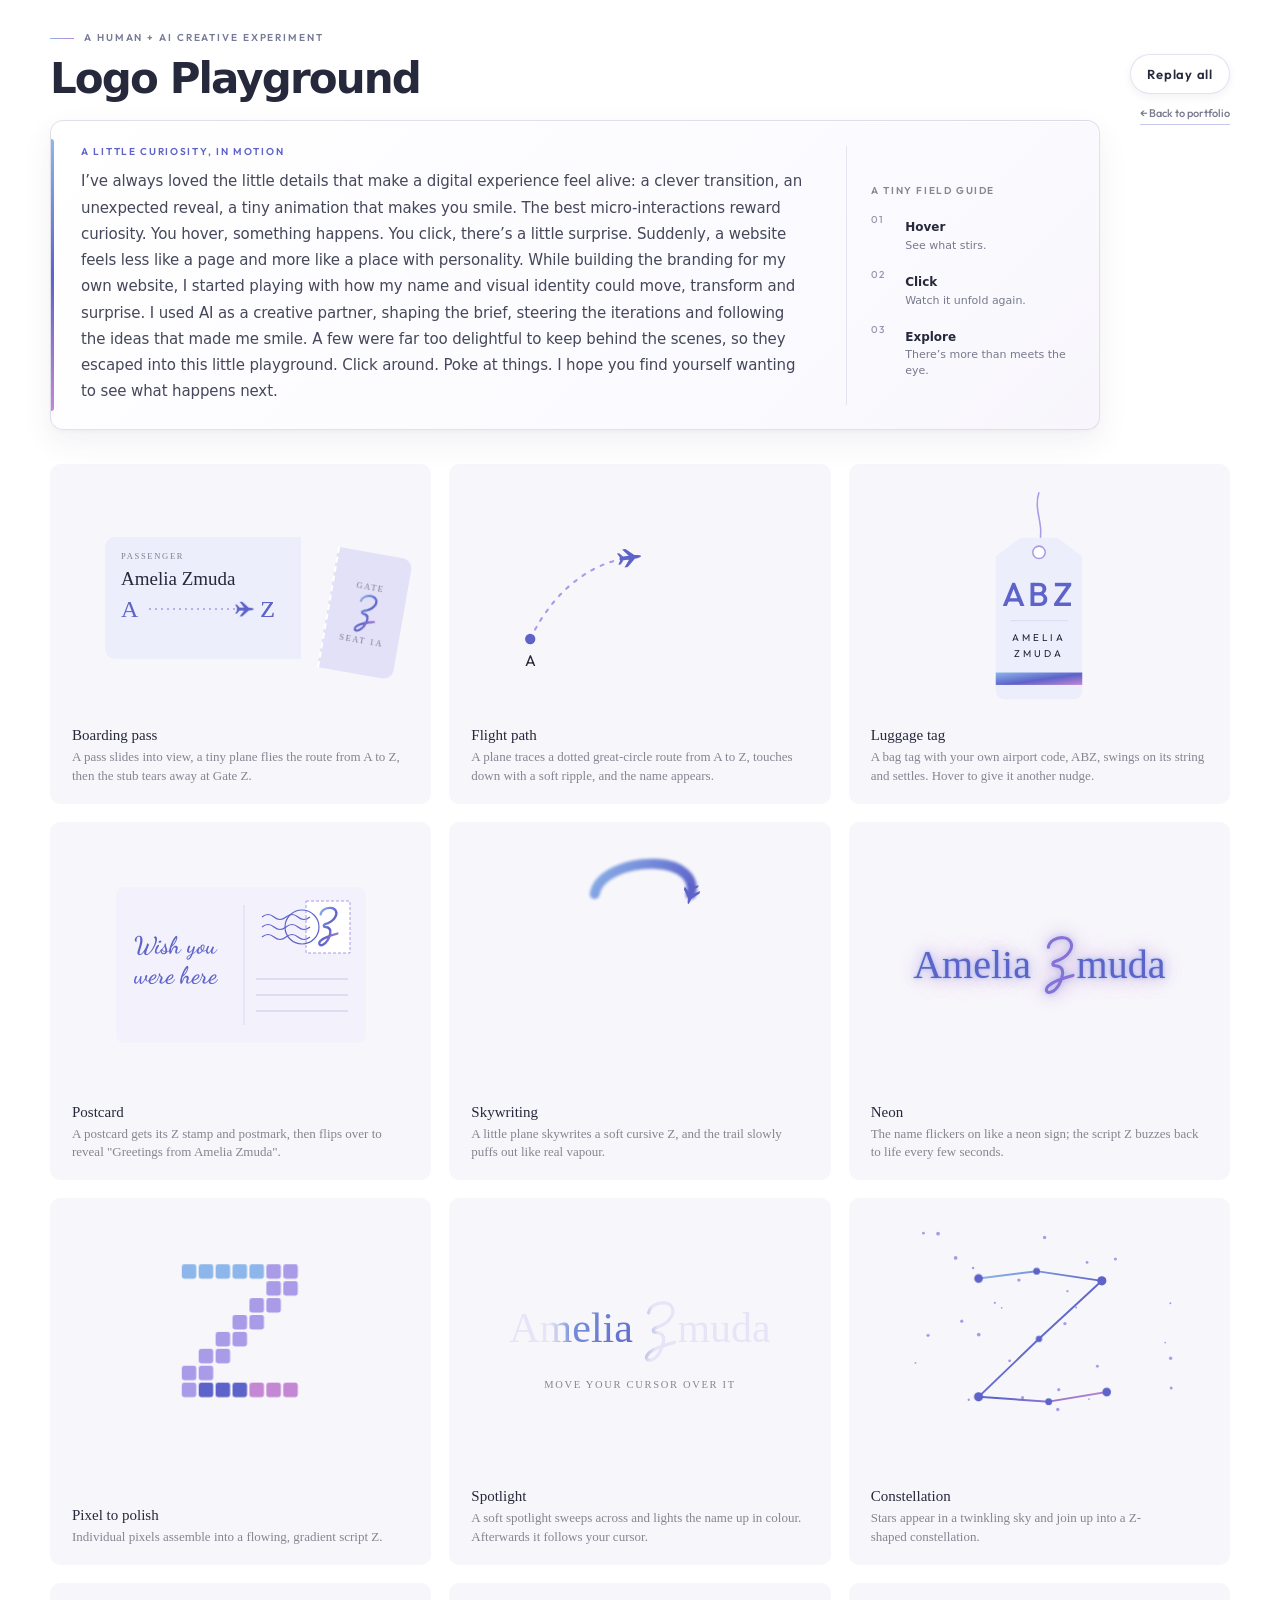
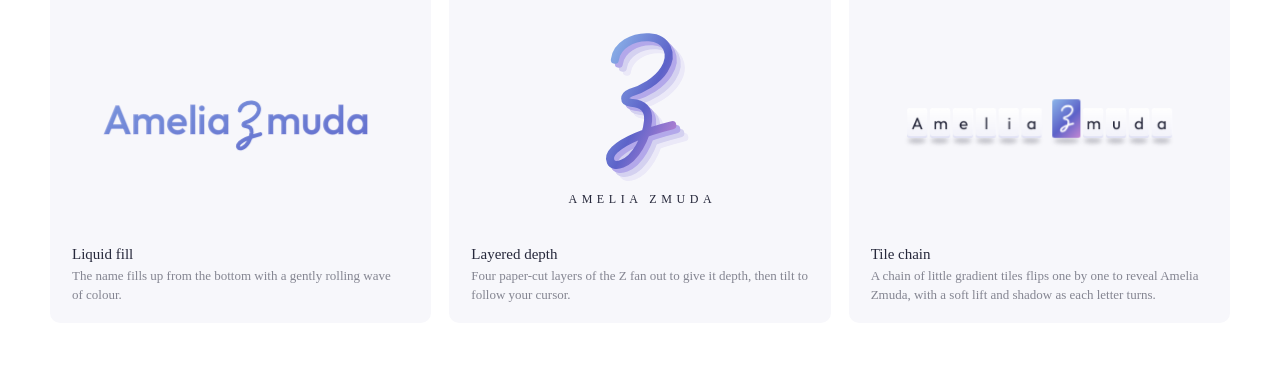
<file: logos/index.html>
<!doctype html>
<html lang="en"><head><meta charset="UTF-8"><meta name="viewport" content="width=device-width, initial-scale=1"><meta name="theme-color" content="#f7f7fb"><meta name="description" content="A playful collection of animated branding experiments and delightful micro-interactions by Amelia Zmuda."><title>Logo Playground · Amelia Zmuda</title><link rel="stylesheet" href="gallery.css"></head><body>
<svg width="0" height="0" style="position:absolute" aria-hidden="true">
    <defs>
      <linearGradient id="sky-grad" x1="0" y1="0" x2="1" y2="1">
        <stop offset="0" stop-color="#8db6ea" />
        <stop offset=".55" stop-color="#5d63c9" />
        <stop offset="1" stop-color="#c487d4" />
      </linearGradient>
      <linearGradient id="win-sky" x1="0" y1="0" x2="0" y2="1">
        <stop id="win-sky-0" offset="0" stop-color="#7fa6e6" />
        <stop id="win-sky-1" offset=".6" stop-color="#a99be8" />
        <stop id="win-sky-2" offset="1" stop-color="#d7b6e6" />
      </linearGradient>
      <symbol id="cz" viewBox="8 4 84 156" overflow="visible"><path d="M22 36 C24 20 42 10 60 11 C80 12 88 30 77 47 C69 60 52 69 39 73 C32 76 31 83 40 84 C53 85 60 91 59 104 C57 124 45 146 30 152 C17 157 12 146 22 136 C35 124 62 115 86 109" /></symbol>
      <filter id="puff" x="-20%" y="-20%" width="140%" height="140%"><feGaussianBlur stdDeviation="1.3" /></filter>
      <filter id="ink" x="-10%" y="-10%" width="120%" height="120%">
        <feTurbulence type="fractalNoise" baseFrequency=".9" numOctaves="2" result="n" />
        <feDisplacementMap in="SourceGraphic" in2="n" scale="2.4" />
      </filter>
    </defs>
  </svg>
<header class="gallery-top">
  <div class="gallery-heading">
    <p class="gallery-eyebrow"><span class="eyebrow-line"></span> A human + AI creative experiment</p>
    <h1>Logo Playground</h1>
    <section class="intro-panel" aria-label="About this collection">
      <div class="intro-main">
        <p class="intro-kicker">A little curiosity, in motion</p>
        <p class="gallery-intro">I’ve always loved the little details that make a digital experience feel alive: a clever transition, an unexpected reveal, a tiny animation that makes you smile. The best micro-interactions reward curiosity. You hover, something happens. You click, there’s a little surprise. Suddenly, a website feels less like a page and more like a place with personality. While building the branding for my own website, I started playing with how my name and visual identity could move, transform and surprise. I used AI as a creative partner, shaping the brief, steering the iterations and following the ideas that made me smile. A few were far too delightful to keep behind the scenes, so they escaped into this little playground. Click around. Poke at things. I hope you find yourself wanting to see what happens next.</p>
      </div>
      <aside class="intro-guide" aria-label="How to explore">
        <p class="guide-title">A tiny field guide</p>
        <div class="guide-step"><span>01</span><p><strong>Hover</strong><small>See what stirs.</small></p></div>
        <div class="guide-step"><span>02</span><p><strong>Click</strong><small>Watch it unfold again.</small></p></div>
        <div class="guide-step"><span>03</span><p><strong>Explore</strong><small>There’s more than meets the eye.</small></p></div>
      </aside>
    </section>
  </div>
  <div class="gallery-actions"><button id="replay" type="button">Replay all</button><a href="/">← Back to portfolio</a></div>
</header>
<div class="grid"><section class="tile" data-screen-label="02 Boarding pass">
      <div class="art">
        <div class="pass">
          <div class="main">
            <span class="lbl">PASSENGER</span>
            <span class="pname">Amelia Zmuda</span>
            <div class="route">
              <span class="code">A</span>
              <svg viewBox="0 0 100 20" aria-hidden="true"><line class="rl" x1="0" y1="10" x2="100" y2="10" /><g class="rplane"><path class="plane" transform="translate(4 10) scale(.9)" d="M-9 -1.6 L4 -1.6 Q9 -1.4 10 0 Q9 1.4 4 1.6 L-9 1.6 Z M-1 -1.6 L-6 -8 L-3 -8 L4 -1.6 Z M-1 1.6 L-6 8 L-3 8 L4 1.6 Z M-9 -1.6 L-11 -5 L-9 -5 L-6 -1.6 Z M-9 1.6 L-11 5 L-9 5 L-6 1.6 Z" /></g></svg>
              <span class="code hy-grad">Z</span>
            </div>
          </div>
          <div class="stub"><span class="lbl">GATE</span><svg class="czg gate-z" aria-hidden="true"><use href="#cz" /></svg><span class="lbl">SEAT 1A</span></div>
        </div>
      </div>
      <div class="meta"><div class="name"><span>Boarding pass</span></div><p>A pass slides into view, a tiny plane flies the route from A to Z, then the stub tears away at Gate Z.</p></div>
    </section>
<section class="tile" data-run="flight" data-screen-label="03 Flight path">
      <div class="art">
        <svg class="flight" viewBox="0 0 280 200" role="img" aria-label="Flight path from A to Z">
          <defs><mask id="fp-mask" maskUnits="userSpaceOnUse" x="0" y="0" width="280" height="200"><path class="fp-mpath" pathLength="1" d="M34 140 C84 36 196 36 246 128" /></mask></defs>
          <path class="fp-trail" d="M34 140 C84 36 196 36 246 128" mask="url(#fp-mask)" />
          <circle class="fp-dot" cx="34" cy="140" r="5" />
          <circle class="fp-ring" cx="246" cy="128" r="6" />
          <circle class="fp-end" cx="246" cy="128" r="6" />
          <text class="fp-A" x="34" y="166" text-anchor="middle">A</text>
          <use class="czu fp-Z" href="#cz" x="235" y="137" width="22" height="40" />
          <g class="plane"><path d="M-9 -1.6 L4 -1.6 Q9 -1.4 10 0 Q9 1.4 4 1.6 L-9 1.6 Z M-1 -1.6 L-6 -8 L-3 -8 L4 -1.6 Z M-1 1.6 L-6 8 L-3 8 L4 1.6 Z M-9 -1.6 L-11 -5 L-9 -5 L-6 -1.6 Z M-9 1.6 L-11 5 L-9 5 L-6 1.6 Z" /></g>
          <text class="svg-cap" x="140" y="194" text-anchor="middle">Amelia Zmuda</text>
        </svg>
      </div>
      <div class="meta"><div class="name"><span>Flight path</span></div><p>A plane traces a dotted great-circle route from A to Z, touches down with a soft ripple, and the name appears.</p></div>
    </section>
<section class="tile" data-hover="1" data-screen-label="05 Luggage tag">
      <div class="art">
        <svg class="tag" viewBox="0 0 280 220" role="img" aria-label="Luggage tag">
          <g class="swing">
            <path d="M140 8 C134 26 146 38 140 60" fill="none" stroke="#a99be8" stroke-width="1.5" />
            <path d="M98 70 L122 52 L158 52 L182 70 L182 198 Q182 208 172 208 L108 208 Q98 208 98 198 Z" fill="#eceefb" />
          <circle cx="140" cy="66" r="6" fill="#ffffff" stroke="#a99be8" stroke-width="1.5" />
          <text class="tag-code" x="140" y="118" text-anchor="middle">ABZ</text>
          <line x1="112" y1="132" x2="168" y2="132" stroke="#d9d8f1" stroke-width="1" />
          <text class="tag-small" x="140" y="152" text-anchor="middle">AMELIA</text>
          <text class="tag-small" x="140" y="167" text-anchor="middle">ZMUDA</text>
          <rect x="98" y="182" width="84" height="12" fill="url(#sky-grad)" />
          </g>
        </svg>
      </div>
      <div class="meta"><div class="name"><span>Luggage tag</span></div><p>A bag tag with your own airport code, ABZ, swings on its string and settles. Hover to give it another nudge.</p></div>
    </section>
<section class="tile" data-run="postcard" data-screen-label="07 Postcard">
      <div class="art">
        <div class="card-scene">
          <div class="card">
            <div class="face back">
              <svg viewBox="0 0 250 156" aria-hidden="true">
                <text class="script" x="18" y="66" font-size="24" fill="#5d63c9">Wish you</text>
                <text class="script" x="18" y="96" font-size="24" fill="#5d63c9">were here</text>
                <line x1="128" y1="18" x2="128" y2="138" stroke="#d9d8f1" stroke-width="1" />
                <rect x="190" y="14" width="44" height="52" fill="#ffffff" stroke="#a99be8" stroke-dasharray="3 2" />
                <use class="czu" href="#cz" x="201" y="19" width="22" height="41" style="stroke:url(#sky-grad); stroke-width:9" />
                <circle class="pm" cx="186" cy="40" r="17" pathLength="1" style="animation-delay:.5s" />
                <path class="pm" pathLength="1" d="M146 30 q6 -5 12 0 t12 0 t12 0 t12 0" style="animation-delay:.7s" />
                <path class="pm" pathLength="1" d="M146 40 q6 -5 12 0 t12 0 t12 0 t12 0" style="animation-delay:.8s" />
                <path class="pm" pathLength="1" d="M146 50 q6 -5 12 0 t12 0 t12 0 t12 0" style="animation-delay:.9s" />
                <line class="addr" x1="140" y1="92" x2="232" y2="92" pathLength="1" style="animation-delay:1.1s" />
                <line class="addr" x1="140" y1="108" x2="232" y2="108" pathLength="1" style="animation-delay:1.2s" />
                <line class="addr" x1="140" y1="124" x2="232" y2="124" pathLength="1" style="animation-delay:1.3s" />
              </svg>
            </div>
            <div class="face front"><span class="greet">GREETINGS FROM</span><span class="big">Amelia Zmuda</span></div>
          </div>
        </div>
      </div>
      <div class="meta"><div class="name"><span>Postcard</span></div><p>A postcard gets its Z stamp and postmark, then flips over to reveal "Greetings from Amelia Zmuda".</p></div>
    </section>
<section class="tile sky-tile" data-run="sky" data-screen-label="10 Skywriting">
      <div class="art">
        <svg class="sky" viewBox="0 0 260 220" role="img" aria-label="A plane skywriting a cursive Z">
          <path class="sky-trail" pathLength="1" d="M 89.4 46.6 C 92.3 29.3 118.4 18.5 144.5 19.6 C 173.5 20.6 185.1 40.1 169.1 58.4 C 157.6 72.5 132.9 82.2 114.0 86.5 C 103.9 89.8 102.4 97.3 115.5 98.4 C 134.3 99.5 144.5 106.0 143.1 120.0 C 140.1 141.6 122.8 165.4 101.0 171.8 C 82.1 177.2 74.9 165.4 89.4 154.6 C 108.2 141.6 147.4 131.9 182.2 125.4" />
          <g class="plane"><path d="M-9 -1.6 L4 -1.6 Q9 -1.4 10 0 Q9 1.4 4 1.6 L-9 1.6 Z M-1 -1.6 L-6 -8 L-3 -8 L4 -1.6 Z M-1 1.6 L-6 8 L-3 8 L4 1.6 Z M-9 -1.6 L-11 -5 L-9 -5 L-6 -1.6 Z M-9 1.6 L-11 5 L-9 5 L-6 1.6 Z" /></g>
          <text class="svg-cap" x="130" y="210" text-anchor="middle">Amelia Zmuda</text>
        </svg>
      </div>
      <div class="meta"><div class="name"><span>Skywriting</span></div><p>A little plane skywrites a soft cursive Z, and the trail slowly puffs out like real vapour.</p></div>
    </section>
<section class="tile" data-done-at="2200" data-screen-label="16 Neon">
      <div class="art">
        <div class="neon" aria-label="Amelia Zmuda"><span class="tube1">Amelia&nbsp;</span><span class="tube2"><svg class="czg neon-z" aria-hidden="true"><use href="#cz" /></svg></span><span class="tube1">muda</span></div>
      </div>
      <div class="meta"><div class="name"><span>Neon</span></div><p>The name flickers on like a neon sign; the script Z buzzes back to life every few seconds.</p></div>
    </section>
<section class="tile" data-run="pixel" data-screen-label="18 Pixel to polish">
      <div class="art">
        <svg class="pixel" viewBox="0 0 240 210" role="img" aria-label="Pixel Z melting into a flowing script Z">
          <defs><filter class="px-melt" id="px-melt" x="-25%" y="-25%" width="150%" height="150%" color-interpolation-filters="sRGB"><feGaussianBlur class="px-blur" in="SourceGraphic" stdDeviation="0" result="b"/><feColorMatrix in="b" type="matrix" values="1 0 0 0 0  0 1 0 0 0  0 0 1 0 0  0 0 0 20 -8"/></filter></defs>
          <g class="px-morph"><g class="pix"></g><text class="script pz" x="120" y="142" text-anchor="middle" font-size="150" fill="url(#sky-grad)">Z</text></g>
          <text class="svg-cap" x="120" y="200" text-anchor="middle">Amelia Zmuda</text>
        </svg>
      </div>
      <div class="meta"><div class="name"><span>Pixel to polish</span></div><p>Individual pixels assemble into a flowing, gradient script Z.</p></div>
    </section>
<section class="tile" data-run="spotlight" data-screen-label="19 Spotlight">
      <div class="art">
        <div class="stack-c"><div class="spot"><div class="spot-base">Amelia <svg class="czg" aria-hidden="true"><use href="#cz" /></svg>muda</div><div class="spot-top hy-grad">Amelia <svg class="czg" aria-hidden="true"><use href="#cz" /></svg>muda</div></div><div class="hint">MOVE YOUR CURSOR OVER IT</div></div>
      </div>
      <div class="meta"><div class="name"><span>Spotlight</span></div><p>A soft spotlight sweeps across and lights the name up in colour. Afterwards it follows your cursor.</p></div>
    </section>
<section class="tile" data-run="stars" data-screen-label="21 Constellation">
      <div class="art">
        <svg class="stars" viewBox="0 0 240 210" role="img" aria-label="Z constellation">
          <g class="bgstars"></g>
          <path class="cl" pathLength="1" d="M70 50 L118 44 L172 52 L120 100 L70 148 L128 152 L176 144" />
          <circle class="zs" cx="70" cy="50" r="3.6" style="animation-delay:.2s" />
          <circle class="zs" cx="118" cy="44" r="2.8" style="animation-delay:.32s" />
          <circle class="zs" cx="172" cy="52" r="3.8" style="animation-delay:.44s" />
          <circle class="zs" cx="120" cy="100" r="2.6" style="animation-delay:.56s" />
          <circle class="zs" cx="70" cy="148" r="3.8" style="animation-delay:.68s" />
          <circle class="zs" cx="128" cy="152" r="2.8" style="animation-delay:.8s" />
          <circle class="zs" cx="176" cy="144" r="3.6" style="animation-delay:.92s" />
          <text class="svg-cap" x="120" y="198" text-anchor="middle">Amelia Zmuda</text>
        </svg>
      </div>
      <div class="meta"><div class="name"><span>Constellation</span></div><p>Stars appear in a twinkling sky and join up into a Z-shaped constellation.</p></div>
    </section>
<section class="tile" data-done-at="2800" data-screen-label="22 Liquid fill">
      <div class="art">
        <svg class="liquid" viewBox="0 0 300 130" role="img" aria-label="Amelia Zmuda filling with colour">
          <defs><mask id="lq-mask" maskUnits="userSpaceOnUse" x="0" y="0" width="300" height="130"><text class="lq-text" x="140" y="84" text-anchor="end" fill="#ffffff">Amelia</text><use href="#cz" x="144" y="49" width="28" height="52" style="fill:none; stroke:#ffffff; stroke-width:12; stroke-linecap:round; stroke-linejoin:round" /><text class="lq-text" x="176" y="84" fill="#ffffff">muda</text></mask></defs>
          <text class="lq-text lq-outline" x="140" y="84" text-anchor="end">Amelia</text><use href="#cz" x="144" y="49" width="28" height="52" style="fill:none; stroke:#ecebf8; stroke-width:12; stroke-linecap:round; stroke-linejoin:round" /><text class="lq-text lq-outline" x="176" y="84">muda</text>
          <g mask="url(#lq-mask)"><g class="lq-rise"><g class="lq-wave"><path d="M-300 0 q25 -9 50 0 t50 0 t50 0 t50 0 t50 0 t50 0 t50 0 t50 0 t50 0 t50 0 t50 0 t50 0 t50 0 t50 0 t50 0 t50 0 t50 0 t50 0 L600 200 L-300 200 Z" fill="url(#sky-grad)" /></g></g></g>
        </svg>
      </div>
      <div class="meta"><div class="name"><span>Liquid fill</span></div><p>The name fills up from the bottom with a gently rolling wave of colour.</p></div>
    </section>
<section class="tile" data-run="layers" data-screen-label="23 Layered depth">
      <div class="art">
        <div class="stack-c">
          <div class="layers"><span class="ly d3" style="--d:3"><svg class="czg" aria-hidden="true"><use href="#cz" /></svg></span><span class="ly d2" style="--d:2"><svg class="czg" aria-hidden="true"><use href="#cz" /></svg></span><span class="ly d1" style="--d:1"><svg class="czg" aria-hidden="true"><use href="#cz" /></svg></span><span class="ly d0" style="--d:0"><svg class="czg" aria-hidden="true"><use href="#cz" /></svg></span></div>
          <div class="small-cap">AMELIA ZMUDA</div>
        </div>
      </div>
      <div class="meta"><div class="name"><span>Layered depth</span></div><p>Four paper-cut layers of the Z fan out to give it depth, then tilt to follow your cursor.</p></div>
    </section>
    <section class="tile" data-run="tilechain" data-screen-label="12 Tile chain">
      <div class="art">
        <div class="tile-chain" role="img" aria-label="Amelia Zmuda revealed as a chain of flipping tiles">
          <div class="tc-chain" aria-hidden="true">
            <span class="tc-wrap" style="--i:0"><span class="tc-shadow"></span><span class="tc-tile"><span class="tc-front"></span><span class="tc-back">A</span></span></span>
            <span class="tc-wrap" style="--i:1"><span class="tc-shadow"></span><span class="tc-tile"><span class="tc-front"></span><span class="tc-back">m</span></span></span>
            <span class="tc-wrap" style="--i:2"><span class="tc-shadow"></span><span class="tc-tile"><span class="tc-front"></span><span class="tc-back">e</span></span></span>
            <span class="tc-wrap" style="--i:3"><span class="tc-shadow"></span><span class="tc-tile"><span class="tc-front"></span><span class="tc-back">l</span></span></span>
            <span class="tc-wrap" style="--i:4"><span class="tc-shadow"></span><span class="tc-tile"><span class="tc-front"></span><span class="tc-back">i</span></span></span>
            <span class="tc-wrap" style="--i:5"><span class="tc-shadow"></span><span class="tc-tile"><span class="tc-front"></span><span class="tc-back">a</span></span></span>
            <span class="tc-wrap tc-gap" style="--i:6"><span class="tc-shadow"></span><span class="tc-tile tc-empty"><span class="tc-front"></span></span></span>
            <span class="tc-wrap tc-z" style="--i:7"><span class="tc-shadow"></span><span class="tc-tile tc-special"><span class="tc-front"></span><span class="tc-back"><svg class="tc-z-mark" aria-hidden="true"><use href="#cz"/></svg></span></span></span>
            <span class="tc-wrap" style="--i:8"><span class="tc-shadow"></span><span class="tc-tile"><span class="tc-front"></span><span class="tc-back">m</span></span></span>
            <span class="tc-wrap" style="--i:9"><span class="tc-shadow"></span><span class="tc-tile"><span class="tc-front"></span><span class="tc-back">u</span></span></span>
            <span class="tc-wrap" style="--i:10"><span class="tc-shadow"></span><span class="tc-tile"><span class="tc-front"></span><span class="tc-back">d</span></span></span>
            <span class="tc-wrap" style="--i:11"><span class="tc-shadow"></span><span class="tc-tile"><span class="tc-front"></span><span class="tc-back">a</span></span></span>
          </div>
        </div>
      </div>
      <div class="meta"><div class="name"><span>Tile chain</span></div><p>A chain of little gradient tiles flips one by one to reveal Amelia Zmuda, with a soft lift and shadow as each letter turns.</p></div>
    </section>
</div>
<script src="gallery.js"></script>
</body></html>
</file>
<file: logos/gallery.css>
@import url("https://fonts.googleapis.com/css2?family=Dancing+Script:wght@500;600;700&family=Great+Vibes&family=Outfit:wght@400;500;600;700;800&family=Pacifico&family=Pinyon+Script&family=Sacramento&family=Satisfy&family=Style+Script&family=Yellowtail&display=swap");
:root{--ink:#26283b;--muted:rgba(38,40,59,.55);--blue:#8db6ea;--peri:#5d63c9;--mauve:#c487d4;--lilac:#a99be8;--pale:#eceefb;--soft:#d9d8f1;--tile:#f7f7fb;--tile-hover:#f1f1f9;}*{box-sizing:border-box;margin:0;padding:0;}body{min-height:100vh;background:#ffffff;color:var(--ink);font-family:"Outfit",var(--font-sans),system-ui,sans-serif;padding:40px 32px 56px;}header{max-width:1180px;margin:0 auto 26px;display:flex;justify-content:space-between;align-items:flex-end;gap:24px;}header h1{font-weight:300;font-size:26px;}header p{color:var(--muted);font-weight:300;font-size:14px;margin-top:6px;}button{font:300 13px/1 "Outfit",sans-serif;letter-spacing:.06em;color:var(--muted);background:var(--pale);border:0;padding:10px 16px;border-radius:4px;cursor:pointer;white-space:nowrap;}button:hover{color:var(--ink);}.section-head{max-width:1180px;margin:0 auto 14px;display:flex;align-items:baseline;gap:12px;}.section-head h2{font-weight:400;font-size:17px;white-space:nowrap;}.section-head span{color:var(--muted);font-size:13px;font-weight:300;}.section-gap{height:36px;}.grid{max-width:1180px;margin:0 auto;display:grid;grid-template-columns:repeat(3,minmax(0,1fr));gap:18px;}.grid.single{grid-template-columns:minmax(0,1fr);max-width:1180px;}@media (max-width:980px){.grid{grid-template-columns:repeat(2,minmax(0,1fr));}}@media (max-width:640px){.grid{grid-template-columns:1fr;}}.tile{background:var(--tile);border-radius:10px;padding:20px 22px 18px;display:grid;grid-template-rows:minmax(220px,1fr) auto;gap:16px;min-height:340px;cursor:pointer;overflow:hidden;transition:background .2s;}.tile:hover{background:var(--tile-hover);}.tile.keeper{background:linear-gradient(120deg,#eef3fc,#f6f2fb);min-height:300px;grid-template-columns:1.4fr 1fr;grid-template-rows:auto;align-items:center;padding:28px 36px;}.art{display:grid;place-items:center;min-height:0;}.meta{display:grid;gap:4px;}.meta .name{display:flex;gap:10px;align-items:baseline;font-size:15px;font-weight:500;white-space:nowrap;}.meta .num{color:var(--peri);font-weight:400;font-size:13px;}.meta p{color:var(--muted);font-size:13px;font-weight:300;line-height:1.45;text-wrap:pretty;}.keeper .meta .name{font-size:18px;}.keeper .meta p{font-size:14px;}.badge{justify-self:start;font-size:11px;letter-spacing:.12em;color:var(--peri);background:#ffffff;padding:5px 10px;border-radius:20px;margin-bottom:6px;}.hint{font-size:10.5px;letter-spacing:.16em;color:var(--muted);white-space:nowrap;}.hy-grad{background:linear-gradient(120deg,var(--blue),var(--peri) 55%,var(--mauve));-webkit-background-clip:text;background-clip:text;color:transparent;}.script{font-family:"Dancing Script",cursive;font-weight:600;}.plane{fill:var(--peri);}.svg-cap{font:400 16px "Outfit",sans-serif;fill:var(--ink);opacity:0;}.done .svg-cap{animation:fadein .8s ease-out forwards;}@keyframes fadein{to{opacity:1;}}@keyframes rise{to{opacity:1;transform:none;}}@keyframes draw{to{stroke-dashoffset:0;}}@keyframes restin{to{opacity:1;transform:none;}}.flap-wrap{display:grid;justify-items:center;gap:18px;}.board-label{font-size:11px;letter-spacing:.3em;color:var(--muted);}.flap-word{display:flex;align-items:center;gap:.2em;font-weight:300;font-size:54px;line-height:1;}.flap-word .static{opacity:0;}.play .flap-word .static{animation:fadein .6s ease-out forwards;}.flap-last{display:flex;align-items:center;gap:.06em;}.flap{display:inline-grid;place-items:center;width:1.05em;height:1.25em;border-radius:6px;background:#ffffff;color:var(--peri);font-weight:500;position:relative;overflow:hidden;}.flap::after{content:"";position:absolute;left:0;right:0;top:50%;height:1px;background:var(--pale);}.flap .glyph{display:inline-block;}.flap .glyph.flip{animation:flip .09s ease-out;}.flap.landed .glyph{animation:land .5s cubic-bezier(.3,1.8,.5,1);}.flap-word .rest{opacity:0;transform:translateX(-.3em);}.done .flap-word .rest{animation:restin .6s cubic-bezier(.2,.8,.2,1) forwards;}.flap-tag{font-size:13px;letter-spacing:.3em;color:var(--muted);opacity:0;}.done .flap-tag{animation:fadein .8s ease-out forwards;}@keyframes flip{from{transform:translateY(-40%);opacity:.3;}to{transform:none;opacity:1;}}@keyframes land{from{transform:scale(.6);}to{transform:scale(1);}}.pass{display:flex;width:272px;height:122px;opacity:0;transform:translateY(40px) rotate(-5deg);}.play .pass{animation:rise .8s cubic-bezier(.2,.8,.2,1) .1s forwards;}.pass .main{flex:1;background:var(--pale);border-radius:10px 0 0 10px;padding:14px 16px;display:grid;gap:7px;align-content:start;}.pass .stub{width:76px;background:#e3e1f7;border-radius:0 10px 10px 0;border-left:2px dashed #ffffff;display:grid;place-items:center;align-content:center;gap:2px;transform-origin:0 100%;}.play .pass .stub{animation:tear .7s cubic-bezier(.4,0,.2,1) 2.3s forwards;}@keyframes tear{to{transform:translate(16px,8px) rotate(10deg);}}.lbl{font-size:8.5px;letter-spacing:.2em;color:var(--muted);white-space:nowrap;}.flight .plane{transition:opacity .5s;}.done .flight .plane{opacity:0;}.pname{font-size:19px;font-weight:400;white-space:nowrap;}.route{display:flex;align-items:center;gap:6px;}.route .code{font-size:24px;font-weight:500;color:var(--peri);line-height:1;}.route svg{width:110px;height:20px;overflow:visible;}.route .rl{stroke:var(--lilac);stroke-width:1.5;stroke-dasharray:2 4;}.route .rplane{transform:translateX(0);}.play .route .rplane{animation:fly 1.5s cubic-bezier(.55,0,.3,1) .8s forwards;}@keyframes fly{to{transform:translateX(92px);}}.stub .gate{font-size:40px;line-height:1;}.flight,.stamps,.tag,.compass,.window,.sky,.metro{width:min(100%,290px);overflow:visible;}.fp-trail{fill:none;stroke:var(--lilac);stroke-width:2;stroke-dasharray:3 7;stroke-linecap:round;}.fp-mpath{fill:none;stroke:#ffffff;stroke-width:10;stroke-dasharray:1;stroke-dashoffset:1;}.fp-dot{fill:var(--peri);}.fp-end{fill:var(--mauve);transform-box:fill-box;transform-origin:center;transform:scale(0);}.done .fp-end{animation:pop .5s cubic-bezier(.3,1.8,.5,1) forwards;}.fp-ring{fill:none;stroke:var(--mauve);stroke-width:1.5;transform-box:fill-box;transform-origin:center;opacity:0;}.done .fp-ring{animation:ripple 1.2s ease-out forwards;}.fp-A{font:400 15px "Outfit",sans-serif;fill:var(--ink);}.fp-Z{stroke:var(--peri);opacity:0;}.done .fp-Z{animation:fadein .5s ease-out forwards;}@keyframes pop{to{transform:scale(1);}}@keyframes ripple{0%{opacity:.9;transform:scale(1);}100%{opacity:0;transform:scale(4);}}.stamp{opacity:0;transform-box:fill-box;transform-origin:center;transform:scale(2.3);}.play .st1{animation:thud .42s cubic-bezier(.55,0,.8,.2) .4s forwards;}.play .st2{animation:thud .42s cubic-bezier(.55,0,.8,.2) 1.4s forwards;}@keyframes thud{0%{opacity:0;transform:scale(2.3);}80%{opacity:.95;transform:scale(.95);}100%{opacity:.92;transform:scale(1);}}.play .stamps{animation:shake .22s ease .82s,shake2 .22s ease 1.82s;}@keyframes shake{30%{transform:translate(1.5px,2px);}60%{transform:translate(-1px,-1px);}}@keyframes shake2{30%{transform:translate(-1.5px,2px);}60%{transform:translate(1px,-1px);}}.ink-peri{fill:none;stroke:var(--peri);}.ink-mauve{fill:none;stroke:var(--mauve);}.ink-text{fill:var(--peri);font-family:"Outfit",sans-serif;}.ink-text.m{fill:var(--mauve);}.swing{transform-box:view-box;transform-origin:140px 8px;}.play .swing{animation:swing 2.6s ease-in-out forwards;}@keyframes swing{0%{transform:rotate(-30deg);}20%{transform:rotate(20deg);}40%{transform:rotate(-11deg);}60%{transform:rotate(6deg);}80%{transform:rotate(-2.5deg);}100%{transform:rotate(0);}}.tag-code{font:500 32px "Outfit",sans-serif;letter-spacing:3px;fill:var(--peri);}.tag-small{font:400 9.5px "Outfit",sans-serif;letter-spacing:3px;fill:var(--ink);}.carousel{display:grid;justify-items:center;gap:14px;width:100%;}.bags{display:flex;align-items:flex-end;gap:4px;height:44px;}.bag{display:inline-grid;place-items:center;width:22px;height:28px;border-radius:5px;background:var(--pale);font-size:16px;color:var(--ink);opacity:0;transform:translateX(360px);position:relative;}.bag::before{content:"";position:absolute;top:-5px;left:50%;width:8px;height:5px;margin-left:-4px;border:1.5px solid var(--soft);border-bottom:0;border-radius:3px 3px 0 0;}.bag.gap{background:transparent;width:6px;}.bag.gap::before{display:none;}.bag.zbag{width:32px;height:40px;background:linear-gradient(135deg,var(--blue),var(--peri) 55%,var(--mauve));color:#ffffff;font-family:"Dancing Script",cursive;font-weight:600;font-size:26px;}.play .bag{animation:ride 1s cubic-bezier(.2,.7,.3,1) calc(.2s + var(--i) * .13s) forwards;}@keyframes ride{0%{opacity:1;transform:translateX(360px);}85%{transform:translateX(-3px) rotate(-2deg);}100%{opacity:1;transform:none;}}.belt{width:100%;max-width:300px;height:7px;border-radius:4px;background:repeating-linear-gradient(90deg,var(--soft) 0 14px,#ebeaf7 14px 20px);}.play .belt{animation:belt .35s linear 8;}@keyframes belt{from{background-position:0 0;}to{background-position:-20px 0;}}.card-scene{perspective:900px;}.card-scene{opacity:0;transform:translateY(20px);}.play .card-scene{animation:rise .6s ease-out forwards;}.card{width:250px;height:156px;position:relative;transform-style:preserve-3d;transition:transform .9s cubic-bezier(.5,0,.2,1);}.face.back{transition:opacity 0s linear .45s;}.face.front{opacity:0;transition:opacity 0s linear .45s;}.flipped .face.back{opacity:0;}.flipped .face.front{opacity:1;}.flipped .card{transform:rotateY(180deg);}.face{position:absolute;inset:0;border-radius:8px;backface-visibility:hidden;-webkit-backface-visibility:hidden;overflow:hidden;}.face.back{background:#f3f1fb;}.face.back svg{width:100%;height:100%;}.face.front{transform:rotateY(180deg);background:linear-gradient(135deg,var(--blue),var(--lilac) 55%,var(--mauve));display:grid;place-items:center;align-content:center;gap:4px;color:#ffffff;}.face.front .greet{font-size:11px;letter-spacing:.3em;opacity:.9;}.face.front .big{font-size:30px;font-weight:500;white-space:nowrap;}.pm{fill:none;stroke:var(--peri);stroke-width:1.2;stroke-dasharray:1;stroke-dashoffset:1;}.play .pm{animation:draw .6s ease-out forwards;}.addr{stroke:#c9c6ea;stroke-width:1.2;stroke-dasharray:1;stroke-dashoffset:1;}.play .addr{animation:draw .5s ease-out forwards;}.needle{transform-box:view-box;transform-origin:110px 100px;}.play .needle{animation:seek 3.2s cubic-bezier(.3,.1,.3,1) forwards;}@keyframes seek{0%{transform:rotate(-40deg);}45%{transform:rotate(790deg);}62%{transform:rotate(694deg);}76%{transform:rotate(735deg);}88%{transform:rotate(714deg);}100%{transform:rotate(720deg);}}.ring-l{font:400 8.5px "Outfit",sans-serif;fill:var(--muted);}.ring-z{fill:none;stroke:var(--lilac);stroke-width:11;stroke-linecap:round;stroke-linejoin:round;transition:stroke .4s;}.done .ring-z{stroke:var(--peri);}.compass-halo{fill:none;stroke:var(--mauve);stroke-width:1.5;opacity:0;transform-box:fill-box;transform-origin:center;}.done .compass-halo{animation:ripple 1.2s ease-out forwards;}.window{cursor:grab;touch-action:none;user-select:none;-webkit-user-select:none;}.window.dragging{cursor:grabbing;}@keyframes lift{0%{transform:translateY(0);}72%{transform:translateY(-134px);}86%{transform:translateY(-124px);}100%{transform:translateY(-128px);}}.window .cabin{animation:bob 3.2s ease-in-out infinite;}@keyframes bob{0%,100%{transform:translateY(0);}50%{transform:translateY(-2.5px);}}.window .cloud{fill:#ffffff;}.window .drift1{animation:drift 6s linear infinite;}.window .drift2{animation:drift 9s linear -3s infinite;}.window .drift3{animation:drift 4.5s linear -2s infinite;}.window .drift4{animation:drift 7.5s linear -5s infinite;}@keyframes drift{from{transform:translateX(140px);}to{transform:translateX(-160px);}}.window .cal-pen{fill:none;stroke:#ffffff;stroke-width:24;stroke-linecap:round;stroke-linejoin:round;stroke-dasharray:1;stroke-dashoffset:1;}.play .window .cal-pen{animation:draw 1.8s cubic-bezier(.45,0,.35,1) 1.3s forwards;}.window .wing{transform-box:fill-box;transform-origin:0% 100%;animation:flex 3.2s ease-in-out infinite;}@keyframes flex{0%,100%{transform:rotate(0);}50%{transform:rotate(-1.5deg);}}.window .svg-cap{opacity:0;}.play .window .svg-cap{animation:fadein .8s ease-out 1.8s forwards;}.tile:hover .window .cabin{animation-duration:1.2s;}.sky-trail{fill:none;stroke:url(#sky-grad);stroke-width:9;stroke-linecap:round;stroke-linejoin:round;stroke-dasharray:1;stroke-dashoffset:1;filter:url(#puff);}.done .sky-trail{animation:diffuse 3s ease-out forwards;}@keyframes diffuse{to{stroke-width:13;opacity:.75;}}.sky .plane{transition:opacity .6s;}.done.sky-tile .sky .plane{opacity:0;}.m-line{fill:none;stroke:var(--peri);stroke-width:6;stroke-linecap:round;stroke-linejoin:round;stroke-dasharray:1;stroke-dashoffset:1;}.play .m-line{animation:draw 1s cubic-bezier(.55,0,.3,1) .2s forwards;}.m-stop{fill:#ffffff;stroke:var(--peri);stroke-width:3;transform-box:fill-box;transform-origin:center;transform:scale(0);transition:fill .25s;}.play .m-stop{animation:pop .4s cubic-bezier(.3,1.8,.5,1) forwards;animation-delay:calc(.9s + var(--i) * .08s);}.m-stop.lit{fill:var(--mauve);}.m-lbl{font:400 11px "Outfit",sans-serif;fill:var(--muted);transition:fill .25s;}.m-lbl.lit{fill:var(--ink);}.m-train{fill:var(--ink);opacity:0;}.play .m-train{animation:fadein .2s linear 1.2s forwards;}.m-term{fill:#ffffff;stroke:var(--ink);stroke-width:3;}.m-zlabel{font:400 22px "Outfit",sans-serif;fill:var(--ink);opacity:0;}.done .m-zlabel{animation:fadein .7s ease-out forwards;}.m-name{font:400 9.5px "Outfit",sans-serif;letter-spacing:3px;fill:var(--peri);}.czg{display:inline-block;height:1.5em;width:.81em;overflow:visible;vertical-align:-.5em;fill:none;stroke:url(#sky-grad);stroke-width:8;stroke-linecap:round;stroke-linejoin:round;}.czg.white{stroke:#ffffff;}.czu{fill:none;stroke-width:8;stroke-linecap:round;stroke-linejoin:round;}.stub .gate-z{height:40px;width:22px;vertical-align:0;stroke-width:9;}.zbag .czg{height:30px;width:16px;vertical-align:0;stroke-width:10;}.bloom,.wc,.pixel,.stars,.liquid{width:min(100%,290px);overflow:visible;}.cap-html{font-size:16px;color:var(--ink);opacity:0;white-space:nowrap;}.done .cap-html{animation:fadein .8s ease-out forwards;}.stack-c{display:grid;justify-items:center;gap:16px;}.small-cap{font-size:12px;letter-spacing:.38em;padding-left:.38em;color:var(--ink);opacity:0;white-space:nowrap;}.done .small-cap{animation:fadein .8s ease-out forwards;}.floret{transform:scale(0);transform-box:fill-box;transform-origin:center;}.play .floret{animation:pop .45s cubic-bezier(.3,1.8,.5,1) forwards;}.drop{fill:var(--peri);transform:translateY(-110px);opacity:0;transform-box:fill-box;transform-origin:center;}.play .drop{animation:dropfall .9s forwards;}@keyframes dropfall{0%{opacity:1;transform:translateY(-110px);animation-timing-function:cubic-bezier(.55,0,1,.45);}60%{opacity:1;transform:translateY(0) scale(1);}100%{opacity:0;transform:translateY(0) scale(3);}}.blot{transform:scale(0);transform-box:fill-box;transform-origin:center;opacity:.6;mix-blend-mode:multiply;}.play .blot{animation:spread 1.4s cubic-bezier(.2,.8,.2,1) forwards;}@keyframes spread{to{transform:scale(1);}}.wc-z{opacity:0;}.play .wc-z{animation:fadein .8s ease-out 1.5s forwards;}.magnet{display:flex;align-items:center;font-size:38px;font-weight:600;white-space:pre;}.mg{display:inline-block;transform:translate(var(--x,0px),var(--y,0px)) rotate(var(--r,0deg));transition:transform .8s cubic-bezier(.3,1.5,.5,1);transition-delay:calc(var(--i) * 30ms);}.mg.c1{color:#8db6ea;}.mg.c2{color:#5d63c9;}.mg.c3{color:#c487d4;}.mg.c4{color:#a99be8;}.mgz .czg{stroke-width:13;}.magnet.instant .mg{transition:none;}.env{position:relative;width:190px;height:124px;margin-top:60px;perspective:700px;}.env .eback{position:absolute;inset:0;background:#d9d8f1;border-radius:6px;}.env .letter{position:absolute;left:12px;right:12px;top:8px;height:108px;background:#ffffff;border-radius:4px;display:grid;place-items:center;align-content:start;padding-top:10px;gap:0;z-index:1;}.env .letter .lz{font-size:44px;line-height:1;}.env .letter .ln{font-size:13px;letter-spacing:.08em;white-space:nowrap;}.play .env .letter{animation:pull 1s cubic-bezier(.2,.8,.2,1) 1.05s forwards;}@keyframes pull{to{transform:translateY(-74px);}}.env .pocket{position:absolute;inset:0;background:#e9e7f9;clip-path:polygon(0 28%,50% 64%,100% 28%,100% 100%,0 100%);border-radius:6px;z-index:2;}.env .flap{position:absolute;left:0;right:0;top:0;height:64%;background:#c9c6ea;clip-path:polygon(0 0,100% 0,50% 100%);transform-origin:top;z-index:3;}.play .env .flap{animation:openflap .7s ease-in-out .3s forwards;}@keyframes openflap{0%{transform:rotateX(0);z-index:3;}49%{z-index:3;}50%{z-index:0;}100%{transform:rotateX(180deg);z-index:0;}}.neon{font-size:40px;font-weight:300;color:#5d63c9;white-space:nowrap;display:flex;align-items:center;text-shadow:0 0 3px rgba(141,182,234,.9),0 0 12px rgba(169,155,232,.85),0 0 28px rgba(196,135,212,.65);}.neon span{opacity:.07;}.neon .neon-z{stroke:#8b6fd6;filter:drop-shadow(0 0 3px rgba(141,182,234,.9)) drop-shadow(0 0 10px rgba(196,135,212,.75));margin:0 .04em;}.play .neon .tube1{animation:flick 1.1s steps(1) .2s forwards;}.play .neon .tube2{animation:flick 1s steps(1) 1.1s forwards,buzz 4s steps(1) 2.4s infinite;}@keyframes flick{0%{opacity:.07;}10%{opacity:1;}14%{opacity:.1;}24%{opacity:1;}28%{opacity:.2;}40%,100%{opacity:1;}}@keyframes buzz{0%,90%,100%{opacity:1;}92%{opacity:.35;}94%{opacity:1;}96%{opacity:.5;}}.jelly{display:flex;align-items:baseline;font-size:40px;font-weight:400;white-space:pre;}.jelly span{display:inline-block;transform-origin:50% 100%;cursor:default;}.jelly .jz .czg{stroke-width:8;}.play .jelly span{animation:jello .8s cubic-bezier(.3,1.6,.5,1) calc(var(--i) * .06s) both;}.tile .jelly span:hover{animation:wobble .6s ease both !important;}@keyframes jello{0%{transform:scale(1,0);opacity:0;}40%{transform:scale(1.2,.7);opacity:1;}65%{transform:scale(.9,1.15);}100%{transform:none;opacity:1;}}@keyframes wobble{0%{transform:none;}30%{transform:scale(1.25,.75);}50%{transform:scale(.85,1.18);}70%{transform:scale(1.06,.95);}100%{transform:none;}}.px{opacity:0;transform:scale(0);transform-box:fill-box;transform-origin:center;}.play .px{animation:pxin .3s ease-out forwards;}@keyframes pxin{to{opacity:1;transform:scale(1);}}.done .pix{animation:fadeout .6s ease-out forwards;}@keyframes fadeout{to{opacity:0;}}.pz{opacity:0;}.done .pz{animation:fadein .7s ease-out .25s forwards;}.spot{position:relative;font-size:42px;font-weight:500;white-space:nowrap;line-height:1.3;}.spot-base .czg{stroke:#e6e4f6;}.spot-base{color:#e6e4f6;}.spot-top{position:absolute;inset:0;--mx:-100px;--my:50%;--r:54px;-webkit-mask-image:radial-gradient(circle var(--r) at var(--mx) var(--my),#000 60%,transparent 100%);mask-image:radial-gradient(circle var(--r) at var(--mx) var(--my),#000 60%,transparent 100%);}.chain{display:flex;gap:3px;perspective:600px;align-items:center;}.ct{position:relative;width:23px;height:34px;transform-style:preserve-3d;}.ct.gap{width:8px;}.ct.zt{width:32px;height:44px;}.ct .f,.ct .b{position:absolute;inset:0;border-radius:4px;display:grid;place-items:center;backface-visibility:hidden;-webkit-backface-visibility:hidden;}.ct .f{background:var(--pale);}.ct .b{background:#ffffff;transform:rotateY(180deg);font-size:19px;color:var(--ink);opacity:0;}.ct.zt .b{background:linear-gradient(135deg,var(--blue),var(--peri) 55%,var(--mauve));color:#ffffff;font-size:28px;}.ct.gap .f{background:transparent;}.play .ct{animation:tflip .5s cubic-bezier(.4,0,.2,1) calc(.3s + var(--i) * .1s) forwards;}.play .ct .f{animation:hidehalf .5s steps(1) calc(.3s + var(--i) * .1s) forwards;}.play .ct .b{animation:showhalf .5s steps(1) calc(.3s + var(--i) * .1s) forwards;}@keyframes tflip{to{transform:rotateY(180deg);}}@keyframes hidehalf{0%{opacity:1;}50%,100%{opacity:0;}}@keyframes showhalf{0%{opacity:0;}50%,100%{opacity:1;}}.bgstar{fill:var(--lilac);animation:twinkle var(--dur,3s) ease-in-out var(--del,0s) infinite;}@keyframes twinkle{0%,100%{opacity:.2;}50%{opacity:1;}}.zs{fill:var(--peri);transform:scale(0);transform-box:fill-box;transform-origin:center;}.play .zs{animation:pop .4s cubic-bezier(.3,1.8,.5,1) forwards;}.cl{fill:none;stroke:url(#sky-grad);stroke-width:1.6;stroke-linecap:round;stroke-linejoin:round;stroke-dasharray:1;stroke-dashoffset:1;}.play .cl{animation:draw 1.6s cubic-bezier(.55,0,.3,1) 1s forwards;}.lq-text{font:500 42px "Outfit",sans-serif;}.lq-outline{fill:none;stroke:#d9d8f1;stroke-width:1;}.lq-rise{transform:translateY(100px);}.play .lq-rise{animation:lqrise 2.6s cubic-bezier(.3,.6,.3,1) .2s forwards;}@keyframes lqrise{to{transform:translateY(34px);}}.lq-wave{animation:lqwave 1.4s linear infinite;}@keyframes lqwave{from{transform:translateX(0);}to{transform:translateX(-100px);}}.layers{position:relative;width:150px;height:150px;--sx:0;--sy:0;}.ly{position:absolute;inset:0;display:grid;place-items:center;font-family:"Dancing Script",cursive;font-weight:600;font-size:136px;line-height:1;transform:translate(calc(var(--d) * var(--sx) * 1px),calc(var(--d) * var(--sy) * 1px));transition:transform .6s cubic-bezier(.3,1.5,.5,1);}.ly.d3{color:#ebe9f8;}.ly.d2{color:#d4d1f0;}.ly.d1{color:#b3a8ea;}.env .letter .czg.lz{height:40px;width:22px;vertical-align:0;stroke-width:9;margin-bottom:4px;}.ct.zt .b .czg{height:32px;width:17px;vertical-align:0;stroke-width:10;}.ly .czg{height:140px;width:76px;vertical-align:0;stroke-width:9;}.ly.d3 .czg{stroke:#ebe9f8;}.ly.d2 .czg{stroke:#d4d1f0;}.ly.d1 .czg{stroke:#b3a8ea;}
body{padding:32px 24px 56px}.gallery-top{max-width:1180px;margin:0 auto 28px;display:flex;align-items:center;justify-content:space-between;gap:20px}.gallery-top h1{font-size:clamp(26px,4vw,42px);letter-spacing:-.04em}.gallery-top p{color:var(--muted);margin-top:8px;max-width:650px;line-height:1.55}.gallery-actions{display:flex;align-items:center;gap:16px}.gallery-actions a{color:var(--peri);text-decoration:none;font-weight:600;white-space:nowrap}.gallery-actions a:hover{text-decoration:underline}.gallery-actions button{border:1px solid #d9d8f1;background:#fff;color:var(--ink);border-radius:999px;padding:10px 16px;font:600 13px Outfit,system-ui,sans-serif;cursor:pointer}.gallery-actions button:hover{background:var(--tile-hover)}.section-head{max-width:1180px;margin:0 auto 18px}.grid{max-width:1180px;margin:0 auto;grid-template-columns:repeat(auto-fit,minmax(min(100%,300px),1fr))}.tile{cursor:pointer}@media(max-width:640px){body{padding:22px 14px 40px}.gallery-top{align-items:flex-start;flex-direction:column}.gallery-actions{flex-wrap:wrap}}.gallery-eyebrow{margin:0 0 10px;color:#6869a8;font-size:10px;font-weight:600;letter-spacing:.19em;text-transform:uppercase}.gallery-top h1{margin:0;font-weight:400;letter-spacing:-.045em}.gallery-intro{max-width:760px;margin-top:13px;color:#55576c;font-size:15px;line-height:1.7;font-weight:300}.gallery-instruction{margin-top:12px;color:#77798b;font-size:12px;letter-spacing:.015em}.gallery-actions{align-self:flex-start;padding-top:22px}.gallery-actions a{text-decoration:none;border-bottom:1px solid rgba(93,99,201,.35);padding-bottom:3px}.gallery-actions a:hover{border-color:#5d63c9}@media(max-width:640px){.gallery-actions{padding-top:0}.gallery-intro{font-size:14px;line-height:1.65}}
/* Crisp pixel-to-mark finish and the new Ribbon experiment */
.done .pix{animation:fadeout .45s ease-out forwards}
.pz{opacity:0}
.done .pz{animation:fadein .45s ease-out .12s forwards}
.ribbon-art{width:min(100%,290px);overflow:visible}
.ribbon-piece{fill:url(#ribbon-grad);transform-box:fill-box;transform-origin:center;opacity:0}
.play .ribbon-top{animation:ribbon-top .75s cubic-bezier(.2,.8,.2,1) .12s forwards}
.play .ribbon-diag{animation:ribbon-diag .8s cubic-bezier(.2,.8,.2,1) .34s forwards}
.play .ribbon-bottom{animation:ribbon-bottom .75s cubic-bezier(.2,.8,.2,1) .56s forwards}
@keyframes ribbon-top{from{opacity:0;transform:translate(-24px,-16px) rotate(-8deg)}to{opacity:1;transform:none}}
@keyframes ribbon-diag{from{opacity:0;transform:translate(22px,-16px) rotate(8deg)}to{opacity:1;transform:none}}
@keyframes ribbon-bottom{from{opacity:0;transform:translate(-18px,18px) rotate(7deg)}to{opacity:1;transform:none}}

/* Pixel to polish: liquid pixel merge into the handwritten mark */
.px-morph{isolation:isolate}
.px{opacity:0;transform:scale(0);transform-box:fill-box;transform-origin:center}
.play .px{animation:pxin .3s ease-out forwards}
.pz{opacity:0}
.pixel .svg-cap{opacity:0}
.pixel.done .svg-cap{animation:fadein .8s ease-out forwards}
.pixel .pix{transition:opacity .05s linear}

/* Editorial introduction: clearer hierarchy, natural reading typography, and a quiet frame */
.gallery-top{max-width:1180px;align-items:flex-end;margin:0 auto 34px;gap:30px}
.gallery-heading{flex:1;min-width:0}
.gallery-top .gallery-eyebrow{display:flex;align-items:center;gap:10px;margin:0 0 12px;font:600 10px/1.2 "Outfit",sans-serif;letter-spacing:.19em;text-transform:uppercase;color:#777b98}
.eyebrow-line{display:inline-block;width:24px;height:1px;background:linear-gradient(90deg,var(--blue),var(--mauve))}
.gallery-top h1{font-family:"Avenir Next","Segoe UI",system-ui,sans-serif;font-size:clamp(30px,3.4vw,42px);font-weight:600;letter-spacing:-.045em;line-height:1.08;color:var(--ink);margin:0 0 19px}
.intro-panel{position:relative;display:grid;grid-template-columns:minmax(0,1fr) 225px;gap:34px;padding:25px 28px 24px 30px;border:1px solid rgba(111,112,164,.2);border-radius:13px;background:linear-gradient(135deg,#fff 0%,#fbfbff 65%,#f8f6fc 100%);box-shadow:0 2px 5px rgba(38,40,59,.025),0 12px 30px rgba(62,64,112,.075),inset 0 1px 0 rgba(255,255,255,.95);overflow:hidden}
.intro-panel:before{content:"";position:absolute;left:0;top:18px;bottom:18px;width:3px;border-radius:0 3px 3px 0;background:linear-gradient(180deg,var(--blue),var(--peri),var(--mauve))}
.intro-main{min-width:0}
.intro-kicker{font:600 10px/1.2 "Outfit",sans-serif!important;letter-spacing:.17em!important;text-transform:uppercase;color:var(--peri)!important;margin:0 0 10px!important}
.gallery-top .gallery-intro{max-width:760px;margin:0!important;color:#45475a;font-family:"Avenir Next","Segoe UI",system-ui,sans-serif;font-size:15px;font-weight:400;line-height:1.75;letter-spacing:-.008em;text-wrap:pretty}
.intro-guide{align-self:stretch;padding:3px 0 0 24px;border-left:1px solid rgba(111,112,164,.16);display:flex;flex-direction:column;justify-content:center;gap:13px}
.guide-title{font:600 10px/1.2 "Outfit",sans-serif;letter-spacing:.16em;text-transform:uppercase;color:#8587a0;margin-bottom:1px}
.guide-step{display:grid;grid-template-columns:25px 1fr;gap:9px;align-items:start}
.guide-step>span{font:500 10px/1.6 "Outfit",sans-serif;letter-spacing:.08em;color:#9698b1}
.guide-step p{display:grid;gap:2px}
.guide-step strong{font:600 12px/1.3 "Avenir Next","Segoe UI",system-ui,sans-serif;color:var(--ink)}
.guide-step small{font:400 11px/1.45 "Avenir Next","Segoe UI",system-ui,sans-serif;color:#77798d}
.gallery-actions{display:flex;flex-direction:column;align-items:flex-end;gap:12px;flex-shrink:0;padding-bottom:2px}
.gallery-actions a{font:500 11px/1.4 "Outfit",sans-serif;color:#77798d;text-decoration:none}
.gallery-actions a:hover{color:var(--peri)}
.gallery-actions button{border:1px solid rgba(93,99,201,.18);box-shadow:0 3px 10px rgba(38,40,59,.06);background:#fff;padding:11px 16px}
.gallery-actions button:hover{background:#f5f4fc;border-color:rgba(93,99,201,.35)}
@media(max-width:760px){
 .gallery-top{display:flex;flex-direction:column;align-items:stretch;gap:17px;margin-bottom:26px}
 .intro-panel{grid-template-columns:1fr;gap:18px;padding:22px 21px 20px 24px}
 .gallery-top .gallery-intro{font-size:14.5px;line-height:1.7}
 .intro-guide{border-left:0;border-top:1px solid rgba(111,112,164,.16);padding:15px 0 0;display:grid;grid-template-columns:repeat(3,minmax(0,1fr));gap:10px}
 .guide-title{grid-column:1/-1}
 .guide-step{grid-template-columns:1fr;gap:4px}
 .gallery-actions{flex-direction:row;align-items:center;justify-content:space-between;width:100%;padding:0}
}
@media(max-width:420px){.intro-panel{padding:20px 17px 18px 21px}.intro-guide{grid-template-columns:1fr;gap:9px}.guide-title{grid-column:auto}.guide-step{grid-template-columns:25px 1fr;gap:8px}}

/* Tile chain: individual 3D flips reveal the name in a left-to-right sequence */
.tile-chain{width:100%;display:flex;justify-content:center;align-items:center;overflow:visible}
.tc-chain{display:flex;gap:3px;align-items:flex-end;padding:16px 0 10px;perspective:520px;perspective-origin:50% -40%;transform:scale(.88);transform-origin:center}
.tc-wrap{display:block;position:relative;width:23px;height:34px;flex:0 0 23px}
.tc-wrap.tc-gap{width:6px;flex-basis:6px}
.tc-wrap.tc-z{width:32px;height:44px;flex-basis:32px}
.tc-shadow{position:absolute;left:6%;right:6%;bottom:-6px;height:6px;border-radius:50%;background:rgba(38,40,59,.28);filter:blur(2.5px)}
.tc-gap .tc-shadow{display:none}
.tc-tile{display:block;position:absolute;inset:0;transform-style:preserve-3d;transform-origin:50% 50%;will-change:transform}
.tc-front,.tc-back{position:absolute;inset:0;border-radius:3px;display:grid;place-items:center;overflow:hidden;backface-visibility:hidden;-webkit-backface-visibility:hidden}
.tc-front{transform:translateZ(3px);background:radial-gradient(circle,rgba(255,255,255,.75) 0 1.2px,transparent 1.6px) 0 0/7px 7px,linear-gradient(135deg,#b9d0f2,#a99be8 60%,#c487d4);box-shadow:inset 0 0 0 2px rgba(255,255,255,.6)}
.tc-back{transform:rotateY(180deg) translateZ(3px);background:linear-gradient(180deg,#fff,#f2f2fa);font:400 19px/1 "Outfit",system-ui,sans-serif;color:#26283b;box-shadow:inset 0 -2px 0 rgba(93,99,201,.12)}
.tc-special .tc-back{background:linear-gradient(135deg,#8db6ea,#5d63c9 55%,#c487d4);box-shadow:none}
.tc-z-mark{width:17px;height:32px;fill:none;stroke:#fff;stroke-width:10;stroke-linecap:round;stroke-linejoin:round}
.tc-tile:before,.tc-tile:after{content:"";position:absolute;top:1px;bottom:1px;width:6px;transform:rotateY(90deg);background:linear-gradient(90deg,#9a96dc 50%,#dcdcef 50%)}
.tc-tile:before{left:-3px}.tc-tile:after{left:calc(100% - 3px)}
.tc-special:before,.tc-special:after{background:linear-gradient(90deg,#9a96dc 50%,#4b51b3 50%)}
.tc-empty .tc-front,.tc-empty:before,.tc-empty:after{display:none}
.tc-front:after,.tc-back:after{content:"";position:absolute;inset:0;background:#26283b;opacity:0;pointer-events:none}
.tc-chain.is-playing .tc-tile{animation:tc-flip .75s cubic-bezier(.45,0,.25,1) calc(.3s + var(--i)*.1s) both}
.tc-chain.is-playing .tc-shadow{animation:tc-shadow .75s cubic-bezier(.45,0,.25,1) calc(.3s + var(--i)*.1s) both}
.tc-chain.is-playing .tc-front:after{animation:tc-shade-out .75s linear calc(.3s + var(--i)*.1s) both}
.tc-chain.is-playing .tc-back:after{animation:tc-shade-in .75s linear calc(.3s + var(--i)*.1s) both}
@keyframes tc-flip{0%{transform:translateY(0) translateZ(0) rotateY(0)}45%{transform:translateY(-10px) translateZ(16px) rotateY(100deg)}80%{transform:translateY(0) translateZ(0) rotateY(190deg)}100%{transform:translateY(0) translateZ(0) rotateY(180deg)}}
@keyframes tc-shadow{0%,100%{transform:none;opacity:1}45%{transform:translateY(2px) scale(.7,.8);opacity:.4}80%{transform:none;opacity:1}}
@keyframes tc-shade-out{0%{opacity:0}45%,100%{opacity:.4}}
@keyframes tc-shade-in{0%,45%{opacity:.45}100%{opacity:0}}
@media(max-width:380px){.tc-chain{transform:scale(.78)}}
</file>
